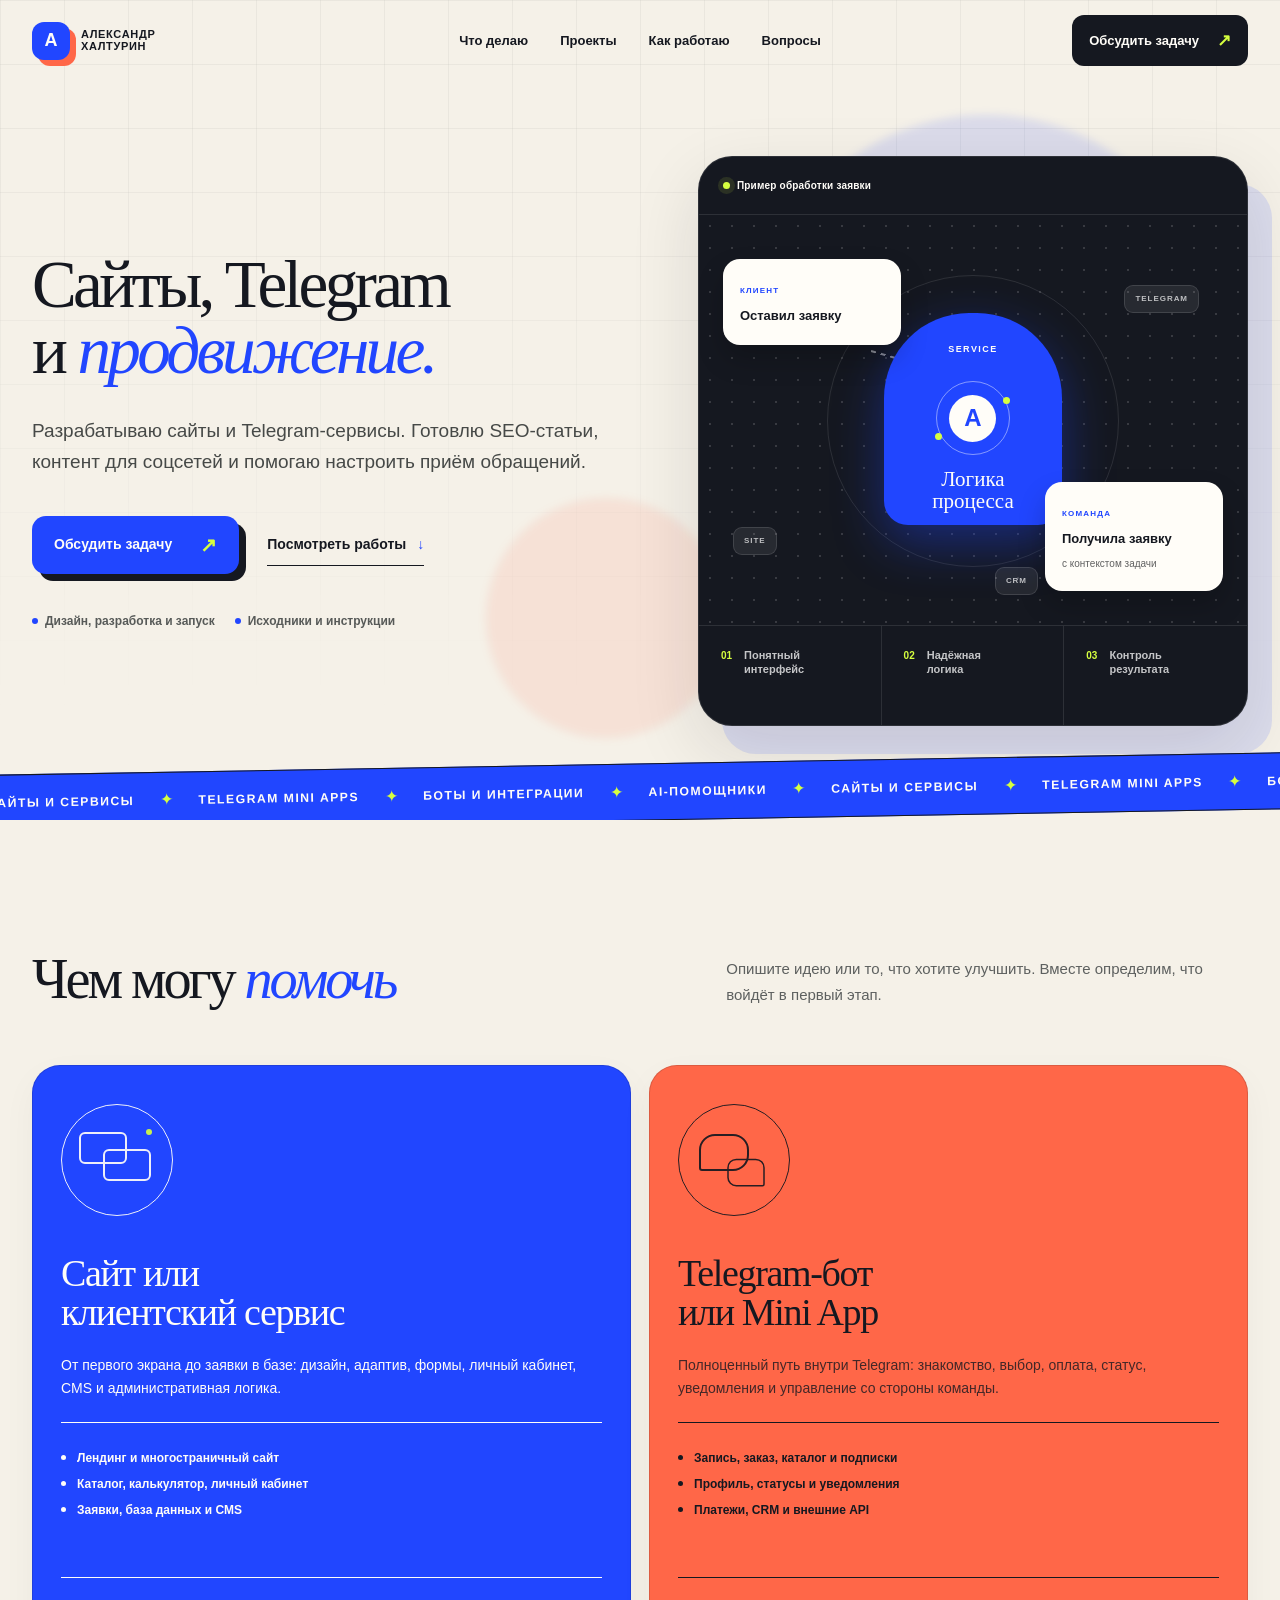
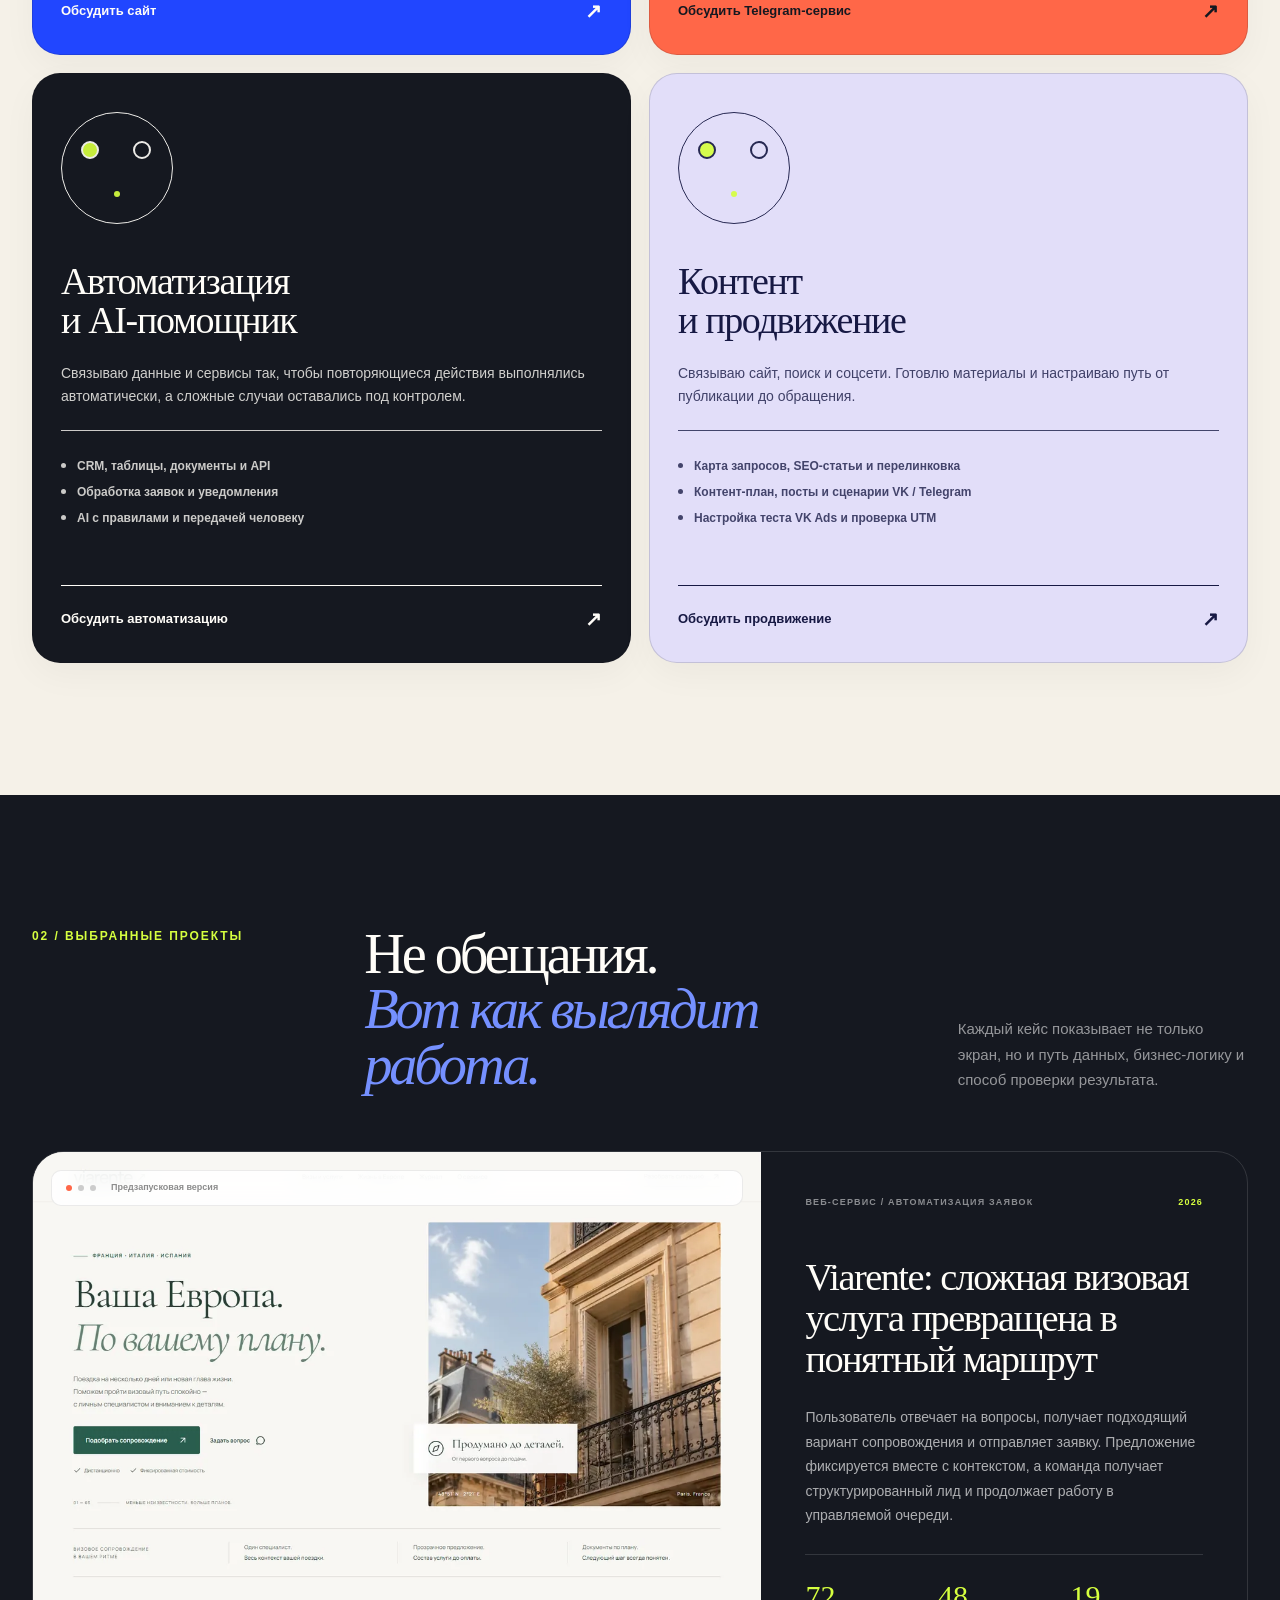
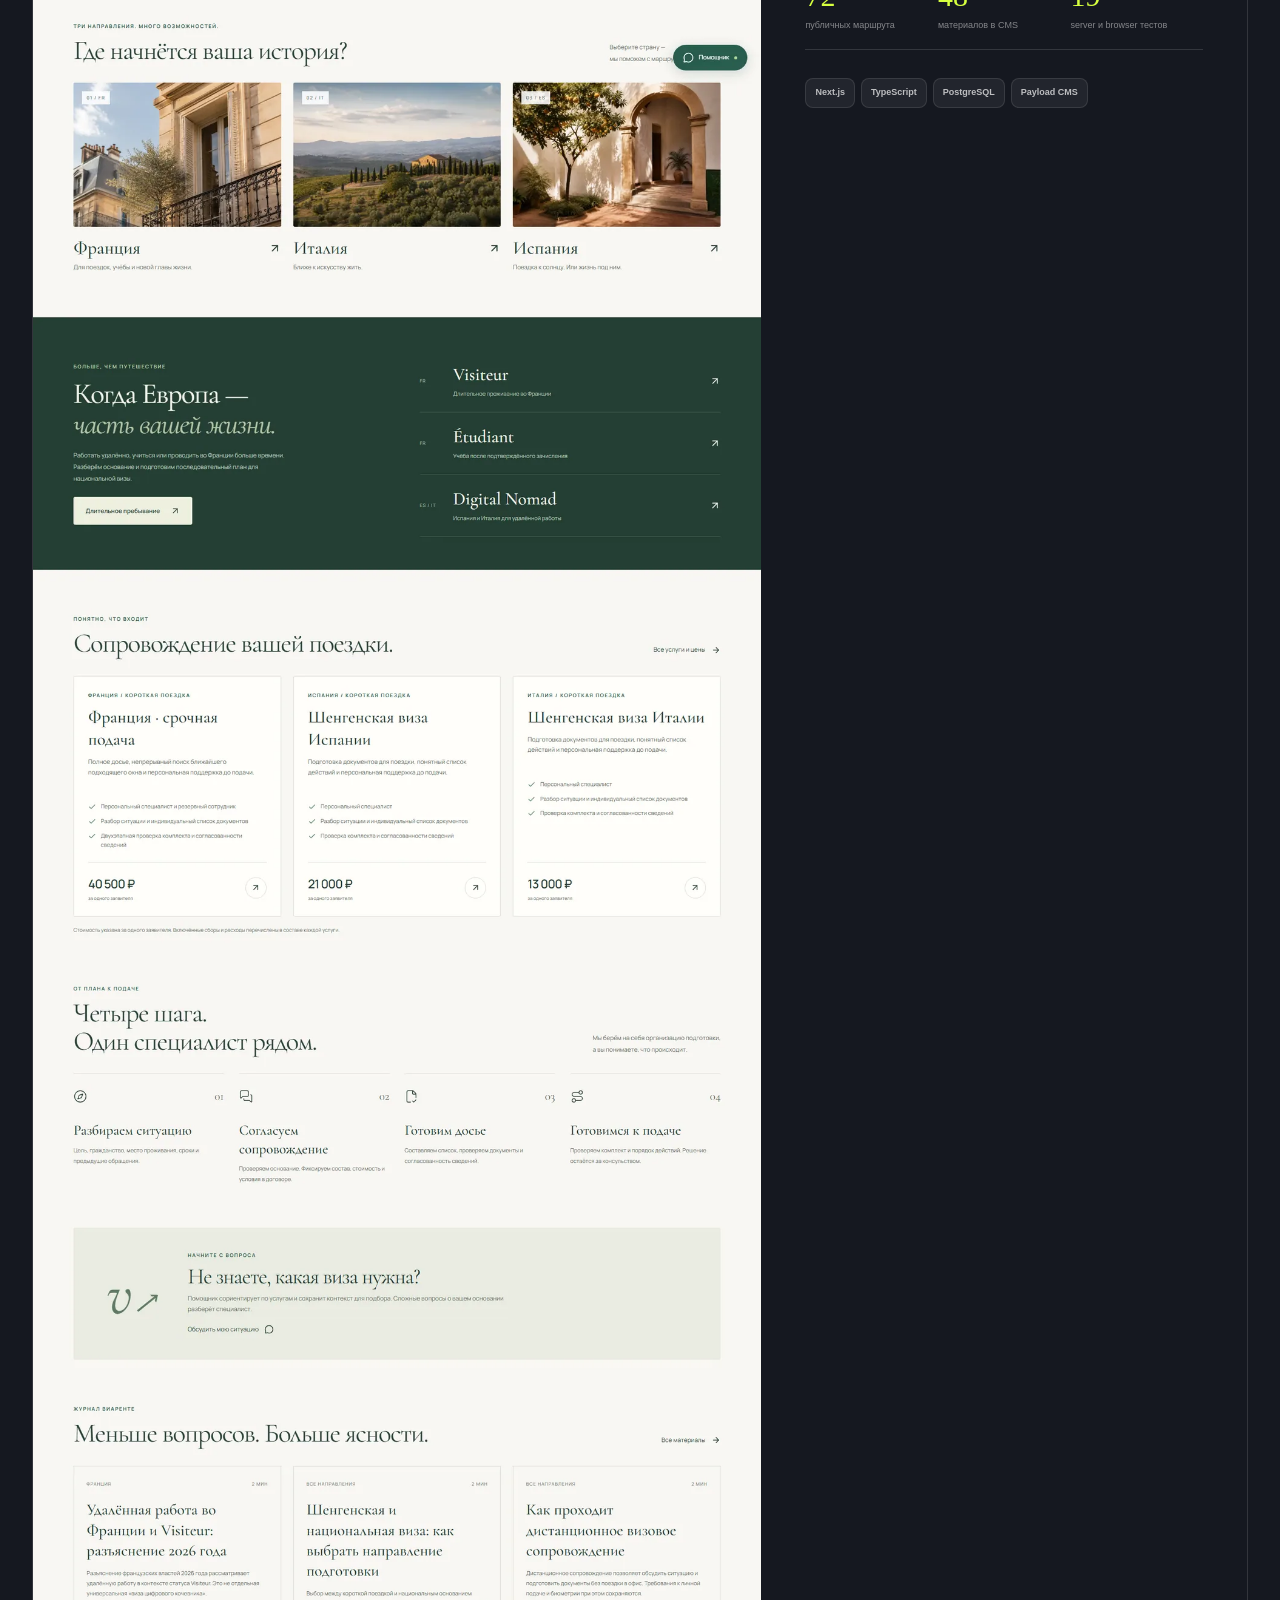
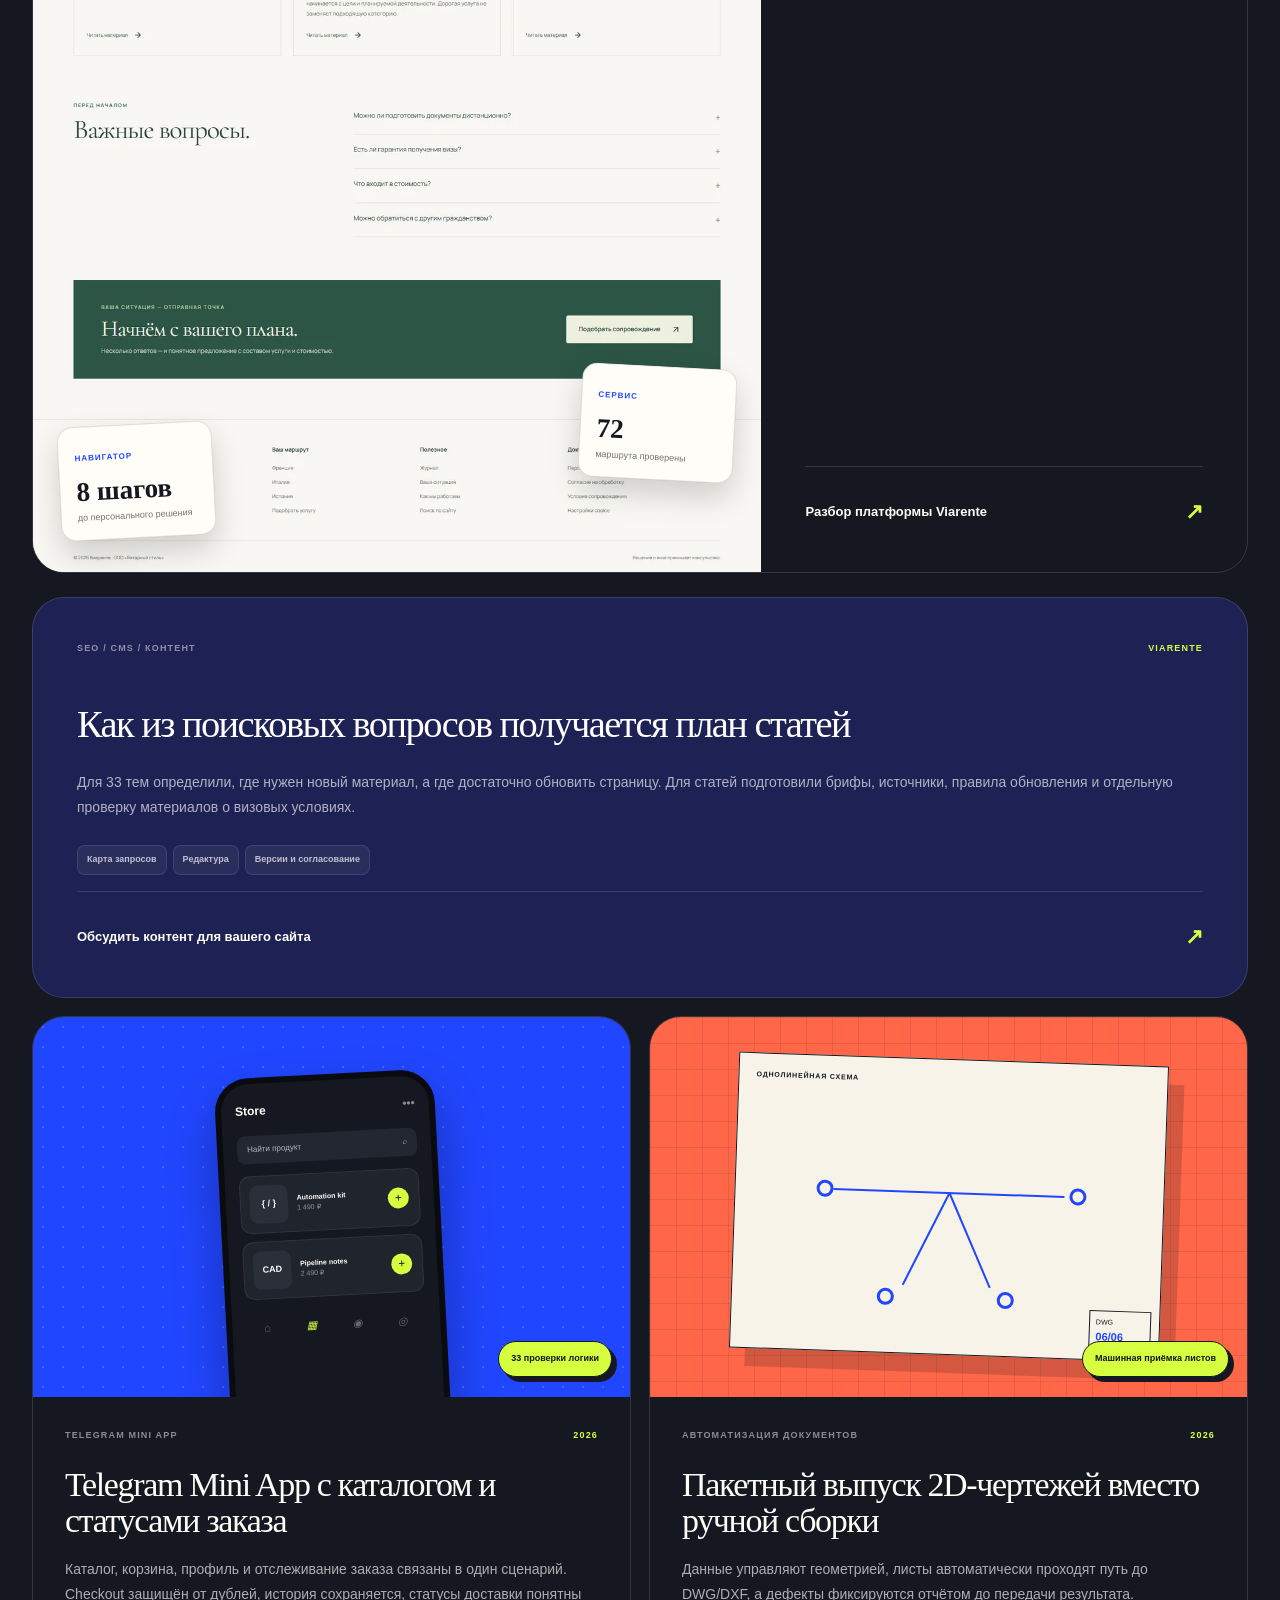
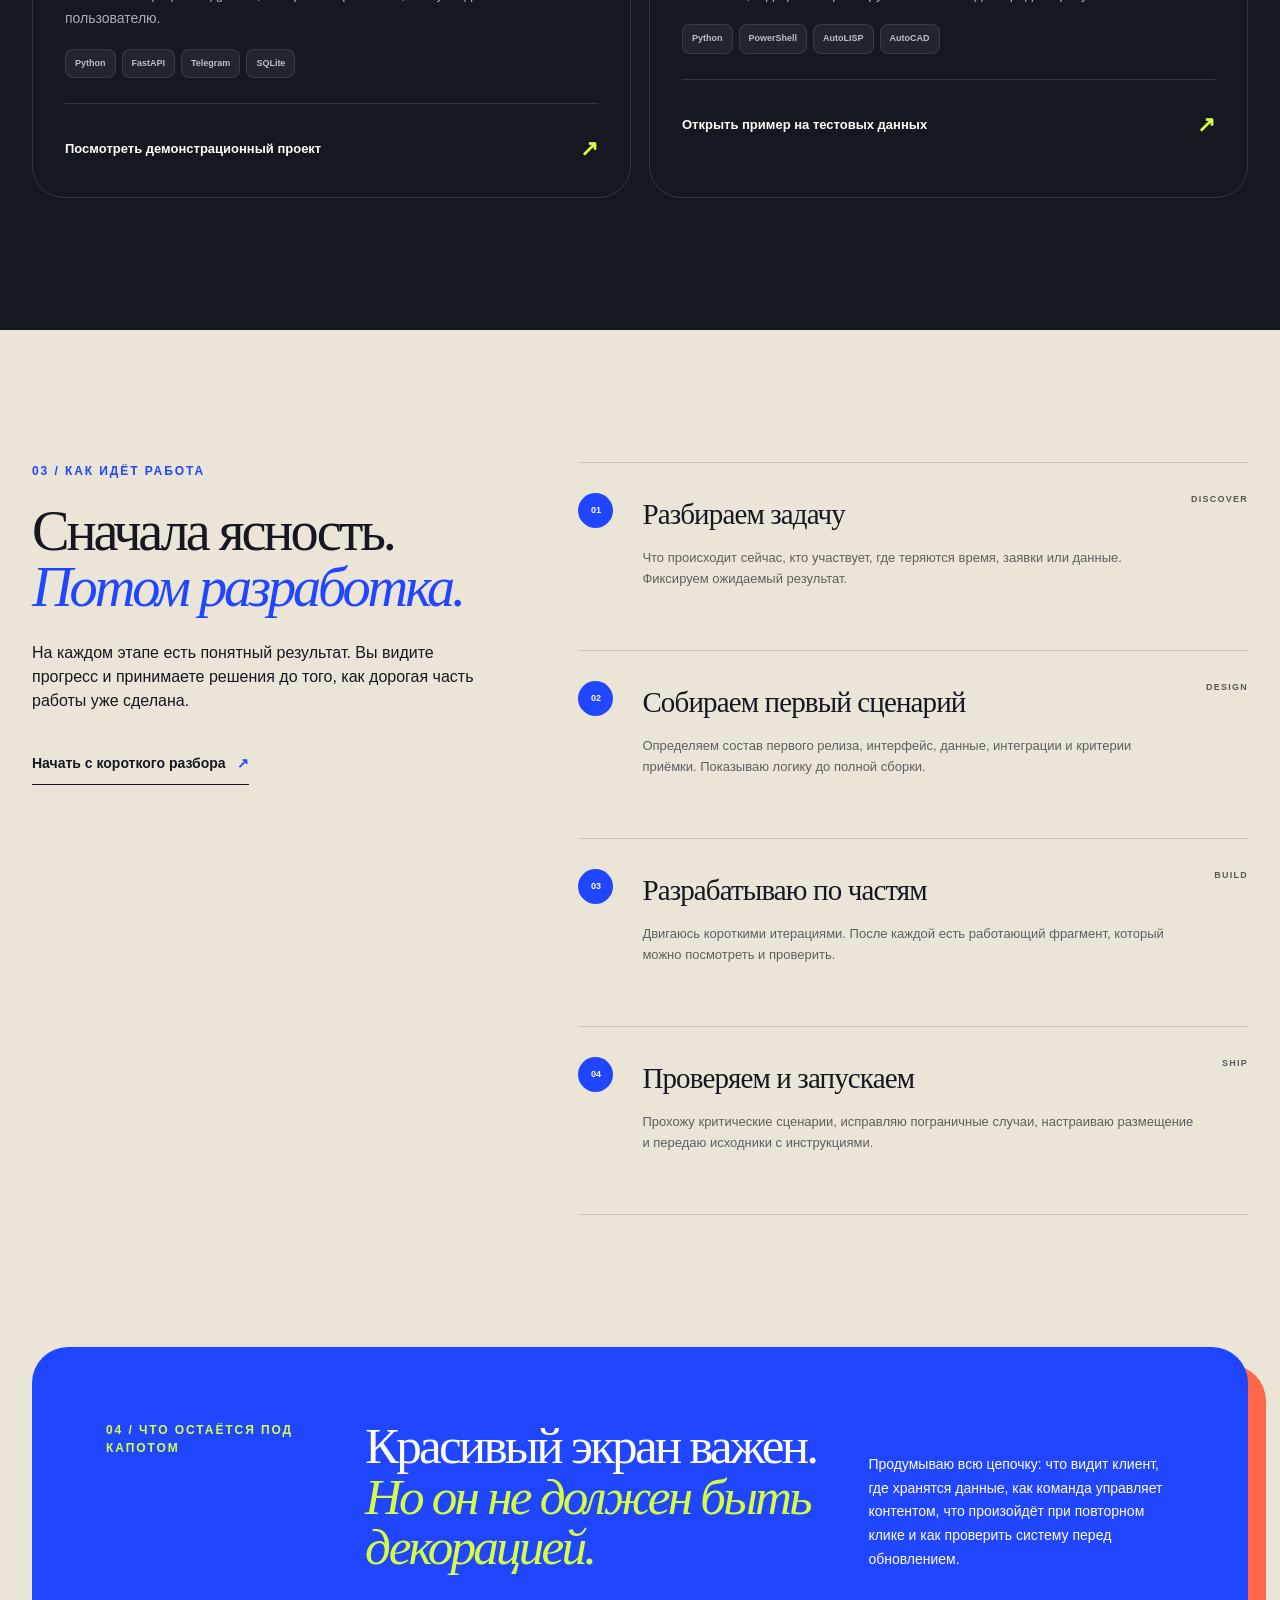
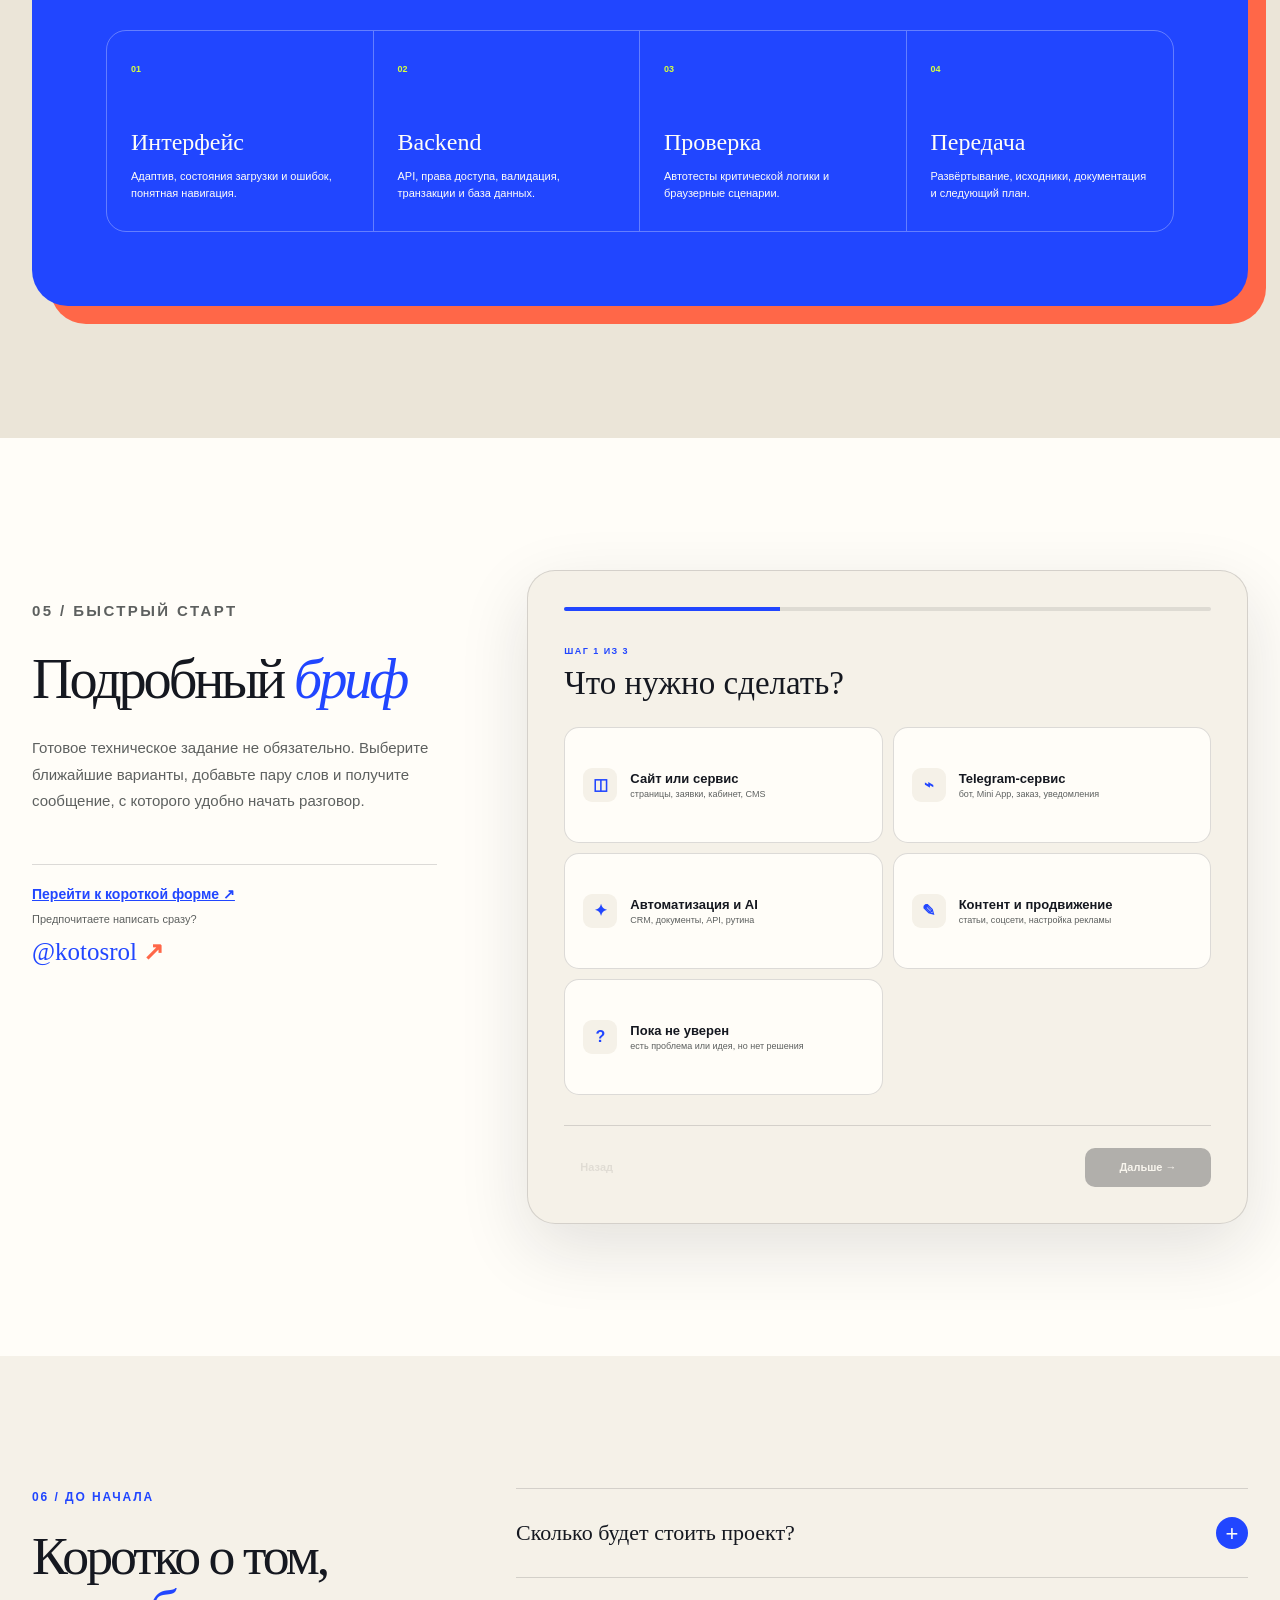
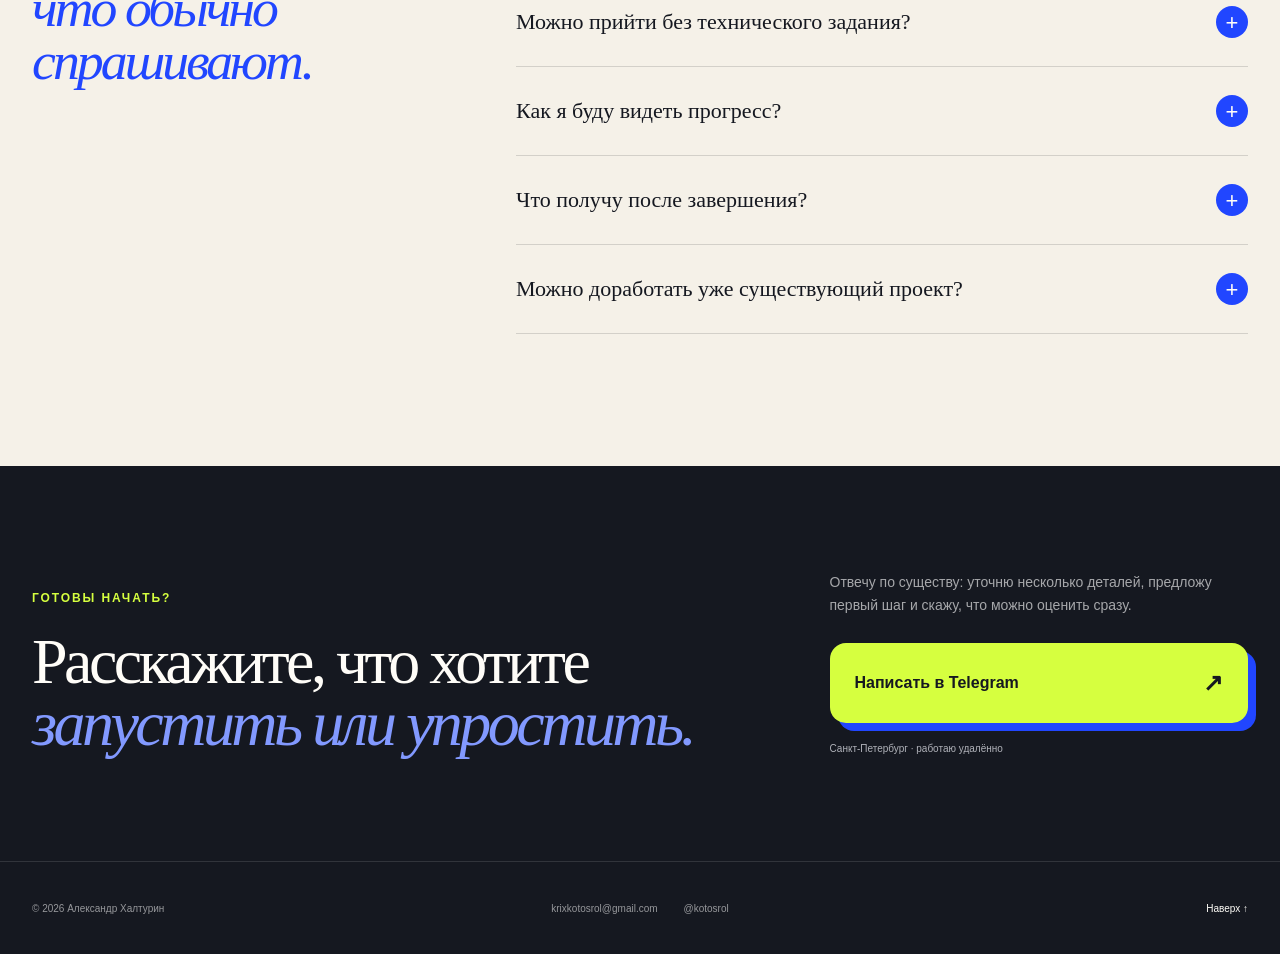
<file: index.html>
<!doctype html>
<html lang="ru">
<head>
  <meta charset="utf-8">
  <meta name="viewport" content="width=device-width, initial-scale=1">
  <meta name="theme-color" content="#f5f1e8">
  <meta name="description" content="Сайты, Telegram-сервисы, автоматизация и продвижение для бизнеса. Примеры работ и короткий бриф.">
  <title>Александр Халтурин — сайты, Telegram, SEO и SMM</title>
  <link rel="canonical" href="https://kotosrol.github.io/client-portfolio/">
  <meta property="og:type" content="website">
  <meta property="og:title" content="Александр Халтурин — сайты, Telegram, SEO и SMM">
  <meta property="og:description" content="Разработка, контент и продвижение для бизнеса. Работы и короткий бриф.">
  <meta property="og:url" content="https://kotosrol.github.io/client-portfolio/">
  <meta property="og:image" content="https://kotosrol.github.io/client-portfolio/assets/viarente-home.webp">
  <link rel="icon" href="assets/favicon.svg" type="image/svg+xml">
  <link rel="stylesheet" href="styles.css?v=3">
  <script src="app.js?v=3" defer></script>
</head>
<body>
  <a class="skip-link" href="#main">Перейти к содержанию</a>

  <header class="site-header" data-header>
    <a class="brand" href="#top" aria-label="На главную">
      <span class="brand-mark">A</span>
      <span>Александр<br>Халтурин</span>
    </a>
    <nav class="desktop-nav" aria-label="Основная навигация">
      <a href="#services">Что делаю</a>
      <a href="#work">Проекты</a>
      <a href="#process">Как работаю</a>
      <a href="#faq">Вопросы</a>
    </nav>
    <a class="header-cta" href="services/#order">Обсудить задачу <span aria-hidden="true">↗</span></a>
    <button class="menu-toggle" type="button" aria-label="Открыть меню" aria-expanded="false" aria-controls="mobile-nav" data-menu-toggle>
      <span></span><span></span>
    </button>
    <nav class="mobile-nav" id="mobile-nav" aria-label="Мобильная навигация" data-mobile-nav inert>
      <a href="#services">Что делаю</a>
      <a href="#work">Проекты</a>
      <a href="#process">Как работаю</a>
      <a href="#faq">Вопросы</a>
      <a href="services/#order">Обсудить задачу</a>
    </nav>
  </header>

  <main id="main" tabindex="-1">
    <section class="hero" id="top">
      <div class="hero-grid" aria-hidden="true"></div>
      <div class="hero-orb hero-orb-one" aria-hidden="true"></div>
      <div class="hero-orb hero-orb-two" aria-hidden="true"></div>
      <div class="shell hero-layout">
        <div class="hero-copy reveal">
          <h1>Сайты, Telegram<br>и <em>продвижение.</em></h1>
          <p class="hero-lead">Разрабатываю сайты и Telegram-сервисы. Готовлю SEO-статьи, контент для соцсетей и помогаю настроить приём обращений.</p>
          <div class="hero-actions">
            <a class="button button-primary" href="services/#order">Обсудить задачу <span aria-hidden="true">↗</span></a>
            <a class="text-link" href="#work">Посмотреть работы <span aria-hidden="true">↓</span></a>
          </div>
          <ul class="hero-points" aria-label="Основные преимущества">
            <li><i></i> Дизайн, разработка и запуск</li>
            <li><i></i> Исходники и инструкции</li>
          </ul>
        </div>

        <div class="hero-stage reveal" style="--delay:120ms" aria-label="Схема работы цифрового сервиса">
          <div class="stage-topline"><b><i></i> Пример обработки заявки</b></div>
          <div class="stage-canvas">
            <div class="stage-card stage-user">
              <small>КЛИЕНТ</small>
              <strong>Оставил заявку</strong>
            </div>
            <div class="stage-path path-one"><i></i></div>
            <div class="stage-core">
              <span class="core-label">SERVICE</span>
              <div class="core-ring"><div>A</div></div>
              <strong>Логика<br>процесса</strong>
            </div>
            <div class="stage-path path-two"><i></i></div>
            <div class="stage-card stage-result">
              <small>КОМАНДА</small>
              <strong>Получила заявку</strong>
              <span>с контекстом задачи</span>
            </div>
            <div class="stage-chip chip-site">SITE</div>
            <div class="stage-chip chip-telegram">TELEGRAM</div>
            <div class="stage-chip chip-crm">CRM</div>
          </div>
          <div class="stage-footer">
            <div><span>01</span><p>Понятный<br>интерфейс</p></div>
            <div><span>02</span><p>Надёжная<br>логика</p></div>
            <div><span>03</span><p>Контроль<br>результата</p></div>
          </div>
        </div>
      </div>
      <div class="hero-marquee" aria-label="Направления работы">
        <div>
          <span>САЙТЫ И СЕРВИСЫ</span><i>✦</i><span>TELEGRAM MINI APPS</span><i>✦</i><span>БОТЫ И ИНТЕГРАЦИИ</span><i>✦</i><span>AI-ПОМОЩНИКИ</span><i>✦</i>
          <span aria-hidden="true">САЙТЫ И СЕРВИСЫ</span><i aria-hidden="true">✦</i><span aria-hidden="true">TELEGRAM MINI APPS</span><i aria-hidden="true">✦</i><span aria-hidden="true">БОТЫ И ИНТЕГРАЦИИ</span><i aria-hidden="true">✦</i><span aria-hidden="true">AI-ПОМОЩНИКИ</span><i aria-hidden="true">✦</i>
        </div>
      </div>
    </section>

    <section class="services section" id="services" aria-labelledby="services-title">
      <div class="shell">
        <header class="section-head reveal">
          <h2 id="services-title">Чем могу <em>помочь</em></h2>
          <p>Опишите идею или то, что хотите улучшить. Вместе определим, что войдёт в первый этап.</p>
        </header>

        <div class="service-grid">
          <article class="service-card service-blue reveal">
            <div class="service-icon" aria-hidden="true"><span></span><span></span><span></span></div>
            <h3>Сайт или<br>клиентский сервис</h3>
            <p>От первого экрана до заявки в базе: дизайн, адаптив, формы, личный кабинет, CMS и административная логика.</p>
            <ul>
              <li>Лендинг и многостраничный сайт</li>
              <li>Каталог, калькулятор, личный кабинет</li>
              <li>Заявки, база данных и CMS</li>
            </ul>
            <a href="services/?service=site#order">Обсудить сайт <span aria-hidden="true">↗</span></a>
          </article>

          <article class="service-card service-coral reveal" style="--delay:90ms">
            <div class="service-icon service-icon-chat" aria-hidden="true"><span></span><span></span></div>
            <h3>Telegram-бот<br>или Mini App</h3>
            <p>Полноценный путь внутри Telegram: знакомство, выбор, оплата, статус, уведомления и управление со стороны команды.</p>
            <ul>
              <li>Запись, заказ, каталог и подписки</li>
              <li>Профиль, статусы и уведомления</li>
              <li>Платежи, CRM и внешние API</li>
            </ul>
            <a href="services/?service=automation#order">Обсудить Telegram-сервис <span aria-hidden="true">↗</span></a>
          </article>

          <article class="service-card service-dark reveal" style="--delay:180ms">
            <div class="service-icon service-icon-flow" aria-hidden="true"><span></span><span></span><span></span></div>
            <h3>Автоматизация<br>и AI-помощник</h3>
            <p>Связываю данные и сервисы так, чтобы повторяющиеся действия выполнялись автоматически, а сложные случаи оставались под контролем.</p>
            <ul>
              <li>CRM, таблицы, документы и API</li>
              <li>Обработка заявок и уведомления</li>
              <li>AI с правилами и передачей человеку</li>
            </ul>
            <a href="services/?service=automation#order">Обсудить автоматизацию <span aria-hidden="true">↗</span></a>
          </article>
          <article class="service-card service-content reveal">
            <div class="service-icon service-icon-flow" aria-hidden="true"><span></span><span></span><span></span></div>
            <h3>Контент<br>и продвижение</h3>
            <p>Связываю сайт, поиск и соцсети. Готовлю материалы и настраиваю путь от публикации до обращения.</p>
            <ul>
              <li>Карта запросов, SEO-статьи и перелинковка</li>
              <li>Контент-план, посты и сценарии VK / Telegram</li>
              <li>Настройка теста VK Ads и проверка UTM</li>
            </ul>
            <a href="services/?service=content#order">Обсудить продвижение <span aria-hidden="true">↗</span></a>
          </article>
        </div>
      </div>
    </section>

    <section class="work section" id="work" aria-labelledby="work-title">
      <div class="shell">
        <header class="section-head section-head-light reveal">
          <p class="section-kicker">02 / ВЫБРАННЫЕ ПРОЕКТЫ</p>
          <h2 id="work-title">Не обещания.<br><em>Вот как выглядит работа.</em></h2>
          <p>Каждый кейс показывает не только экран, но и путь данных, бизнес-логику и способ проверки результата.</p>
        </header>

        <article class="case case-featured reveal">
          <div class="case-visual viarente-visual">
            <img src="assets/viarente-home.webp" width="1600" height="1000" alt="Главная страница визовой платформы Viarente" loading="lazy">
            <div class="case-browser"><i></i><i></i><i></i><span>Предзапусковая версия</span></div>
            <div class="case-float float-one"><small>НАВИГАТОР</small><strong>8 шагов</strong><span>до персонального решения</span></div>
            <div class="case-float float-two"><small>СЕРВИС</small><strong>72</strong><span>маршрута проверены</span></div>
          </div>
          <div class="case-copy">
            <div class="case-meta"><span>Веб-сервис / автоматизация заявок</span><b>2026</b></div>
            <h3>Viarente: сложная визовая услуга превращена в понятный маршрут</h3>
            <p>Пользователь отвечает на вопросы, получает подходящий вариант сопровождения и отправляет заявку. Предложение фиксируется вместе с контекстом, а команда получает структурированный лид и продолжает работу в управляемой очереди.</p>
            <dl class="case-stats">
              <div><dt>72</dt><dd>публичных маршрута</dd></div>
              <div><dt>48</dt><dd>материалов в CMS</dd></div>
              <div><dt>19</dt><dd>server и browser тестов</dd></div>
            </dl>
            <div class="case-tags"><span>Next.js</span><span>TypeScript</span><span>PostgreSQL</span><span>Payload CMS</span></div>
            <a class="case-link" href="https://kotosrol.github.io/alex-portfolio-site/projects/viarente-visa-platform.html">Разбор платформы Viarente <span>↗</span></a>
          </div>
        </article>

        <article class="case case-editorial reveal">
          <div class="case-copy">
            <div class="case-meta"><span>SEO / CMS / контент</span><b>Viarente</b></div>
            <h3>Как из поисковых вопросов получается план статей</h3>
            <p>Для 33 тем определили, где нужен новый материал, а где достаточно обновить страницу. Для статей подготовили брифы, источники, правила обновления и отдельную проверку материалов о визовых условиях.</p>
            <div class="case-tags"><span>Карта запросов</span><span>Редактура</span><span>Версии и согласование</span></div>
            <a class="case-link" href="services/?service=content#order">Обсудить контент для вашего сайта <span>↗</span></a>
          </div>
        </article>

        <div class="case-pair">
          <article class="case case-small reveal">
            <div class="case-product telegram-product" aria-hidden="true">
              <div class="phone-shell">
                <div class="phone-head"><b>Store</b><span>•••</span></div>
                <div class="phone-search">Найти продукт <i>⌕</i></div>
                <div class="phone-card"><div>{ / }</div><p><strong>Automation kit</strong><span>1 490 ₽</span></p><span class="phone-add">+</span></div>
                <div class="phone-card"><div>CAD</div><p><strong>Pipeline notes</strong><span>2 490 ₽</span></p><span class="phone-add">+</span></div>
                <div class="phone-nav"><i>⌂</i><i>▦</i><i>◉</i><i>◎</i></div>
              </div>
              <span class="product-pill">33 проверки логики</span>
            </div>
            <div class="case-copy">
              <div class="case-meta"><span>Telegram Mini App</span><b>2026</b></div>
              <h3>Telegram Mini App с каталогом и статусами заказа</h3>
              <p>Каталог, корзина, профиль и отслеживание заказа связаны в один сценарий. Checkout защищён от дублей, история сохраняется, статусы доставки понятны пользователю.</p>
              <div class="case-tags"><span>Python</span><span>FastAPI</span><span>Telegram</span><span>SQLite</span></div>
              <a class="case-link" href="https://github.com/kotosrol/telegram-store-reconstruction">Посмотреть демонстрационный проект <span>↗</span></a>
            </div>
          </article>

          <article class="case case-small reveal" style="--delay:90ms">
            <div class="case-product cad-product" aria-hidden="true">
              <div class="cad-sheet">
                <span class="cad-title">ОДНОЛИНЕЙНАЯ СХЕМА</span>
                <div class="cad-line line-a"></div><div class="cad-line line-b"></div><div class="cad-line line-c"></div>
                <i class="cad-node node-a"></i><i class="cad-node node-b"></i><i class="cad-node node-c"></i><i class="cad-node node-d"></i>
                <div class="cad-stamp">DWG<br><b>06/06</b></div>
              </div>
              <span class="product-pill">Машинная приёмка листов</span>
            </div>
            <div class="case-copy">
              <div class="case-meta"><span>Автоматизация документов</span><b>2026</b></div>
              <h3>Пакетный выпуск 2D-чертежей вместо ручной сборки</h3>
              <p>Данные управляют геометрией, листы автоматически проходят путь до DWG/DXF, а дефекты фиксируются отчётом до передачи результата.</p>
              <div class="case-tags"><span>Python</span><span>PowerShell</span><span>AutoLISP</span><span>AutoCAD</span></div>
              <a class="case-link" href="https://github.com/kotosrol/cad-automation-demo">Открыть пример на тестовых данных <span>↗</span></a>
            </div>
          </article>
        </div>
      </div>
    </section>

    <section class="process section" id="process" aria-labelledby="process-title">
      <div class="shell process-layout">
        <header class="section-head reveal">
          <p class="section-kicker">03 / КАК ИДЁТ РАБОТА</p>
          <h2 id="process-title">Сначала ясность.<br><em>Потом разработка.</em></h2>
          <p>На каждом этапе есть понятный результат. Вы видите прогресс и принимаете решения до того, как дорогая часть работы уже сделана.</p>
          <a class="text-link text-link-dark" href="#brief">Начать с короткого разбора <span>↗</span></a>
        </header>
        <ol class="process-list">
          <li class="reveal"><span>01</span><div><h3>Разбираем задачу</h3><p>Что происходит сейчас, кто участвует, где теряются время, заявки или данные. Фиксируем ожидаемый результат.</p></div><b>DISCOVER</b></li>
          <li class="reveal"><span>02</span><div><h3>Собираем первый сценарий</h3><p>Определяем состав первого релиза, интерфейс, данные, интеграции и критерии приёмки. Показываю логику до полной сборки.</p></div><b>DESIGN</b></li>
          <li class="reveal"><span>03</span><div><h3>Разрабатываю по частям</h3><p>Двигаюсь короткими итерациями. После каждой есть работающий фрагмент, который можно посмотреть и проверить.</p></div><b>BUILD</b></li>
          <li class="reveal"><span>04</span><div><h3>Проверяем и запускаем</h3><p>Прохожу критические сценарии, исправляю пограничные случаи, настраиваю размещение и передаю исходники с инструкциями.</p></div><b>SHIP</b></li>
        </ol>
      </div>
    </section>

    <section class="quality section" aria-labelledby="quality-title">
      <div class="shell">
        <div class="quality-panel reveal">
          <div class="quality-copy">
            <p class="section-kicker">04 / ЧТО ОСТАЁТСЯ ПОД КАПОТОМ</p>
            <h2 id="quality-title">Красивый экран важен.<br><em>Но он не должен быть декорацией.</em></h2>
            <p>Продумываю всю цепочку: что видит клиент, где хранятся данные, как команда управляет контентом, что произойдёт при повторном клике и как проверить систему перед обновлением.</p>
          </div>
          <div class="quality-grid">
            <article><span>01</span><h3>Интерфейс</h3><p>Адаптив, состояния загрузки и ошибок, понятная навигация.</p></article>
            <article><span>02</span><h3>Backend</h3><p>API, права доступа, валидация, транзакции и база данных.</p></article>
            <article><span>03</span><h3>Проверка</h3><p>Автотесты критической логики и браузерные сценарии.</p></article>
            <article><span>04</span><h3>Передача</h3><p>Развёртывание, исходники, документация и следующий план.</p></article>
          </div>
        </div>
      </div>
    </section>

    <section class="brief section" id="brief" aria-labelledby="brief-title">
      <div class="shell brief-layout">
        <div class="brief-intro reveal">
          <p class="section-kicker">05 / БЫСТРЫЙ СТАРТ</p>
          <h2 id="brief-title">Подробный <em>бриф</em></h2>
          <p>Готовое техническое задание не обязательно. Выберите ближайшие варианты, добавьте пару слов и получите сообщение, с которого удобно начать разговор.</p>
          <div class="brief-contact">
            <a class="brief-shortcut" href="services/#order">Перейти к короткой форме ↗</a>
            <span>Предпочитаете написать сразу?</span>
            <a href="https://t.me/kotosrol" target="_blank" rel="noopener noreferrer">@kotosrol <b>↗</b></a>
          </div>
        </div>

        <form class="brief-card reveal" style="--delay:100ms" data-brief-form>
          <div class="brief-progress" aria-hidden="true"><span data-progress></span></div>
          <fieldset class="brief-step is-active" data-step="1">
            <legend><small>ШАГ 1 ИЗ 3</small>Что нужно сделать?</legend>
            <div class="choice-grid">
              <label><input type="radio" name="service" value="Сайт или клиентский сервис" data-service="site"><span><i>◫</i><b>Сайт или сервис</b><small>страницы, заявки, кабинет, CMS</small></span></label>
              <label><input type="radio" name="service" value="Telegram-бот или Mini App" data-service="telegram"><span><i>⌁</i><b>Telegram-сервис</b><small>бот, Mini App, заказ, уведомления</small></span></label>
              <label><input type="radio" name="service" value="Автоматизация или AI-помощник" data-service="automation"><span><i>✦</i><b>Автоматизация и AI</b><small>CRM, документы, API, рутина</small></span></label>
              <label><input type="radio" name="service" value="Контент, SEO или SMM" data-service="content"><span><i>✎</i><b>Контент и продвижение</b><small>статьи, соцсети, настройка рекламы</small></span></label>
              <label><input type="radio" name="service" value="Пока нужно вместе определить решение"><span><i>?</i><b>Пока не уверен</b><small>есть проблема или идея, но нет решения</small></span></label>
            </div>
          </fieldset>

          <fieldset class="brief-step" data-step="2" hidden>
            <legend><small>ШАГ 2 ИЗ 3</small>На каком вы этапе?</legend>
            <div class="choice-grid choice-grid-compact">
              <label><input type="radio" name="stage" value="Есть только идея"><span><b>Есть идея</b><small>нужно продумать с нуля</small></span></label>
              <label><input type="radio" name="stage" value="Есть описание или прототип"><span><b>Есть описание</b><small>нужно оценить и собрать</small></span></label>
              <label><input type="radio" name="stage" value="Есть работающий проект"><span><b>Проект работает</b><small>нужно развить или исправить</small></span></label>
              <label><input type="radio" name="stage" value="Нужно заменить ручной процесс"><span><b>Всё делаем вручную</b><small>нужно найти место для автоматизации</small></span></label>
            </div>
          </fieldset>

          <fieldset class="brief-step" data-step="3" hidden>
            <legend><small>ШАГ 3 ИЗ 3</small>Что важнее всего?</legend>
            <div class="choice-grid choice-grid-compact">
              <label><input type="radio" name="priority" value="Быстро запустить первый результат"><span><b>Быстрый запуск</b><small>сначала самое важное</small></span></label>
              <label><input type="radio" name="priority" value="Продумать полноценный сервис"><span><b>Цельный продукт</b><small>сразу собрать основной контур</small></span></label>
              <label><input type="radio" name="priority" value="Разобраться в вариантах и стоимости"><span><b>Нужна оценка</b><small>сравнить варианты реализации</small></span></label>
              <label><input type="radio" name="priority" value="Надёжно развить существующее решение"><span><b>Развить без поломок</b><small>сохранить работающее и улучшить</small></span></label>
            </div>
            <label class="brief-note"><span>Пара слов о задаче <small>(необязательно)</small></span><textarea name="details" rows="3" maxlength="500" placeholder="Например: хотим принимать заявки на подбор услуги и передавать их менеджеру с ответами клиента"></textarea></label>
          </fieldset>

          <div class="brief-result" data-result hidden>
            <small>СООБЩЕНИЕ ГОТОВО</small>
            <h3>Можно переходить в Telegram</h3>
            <p data-summary></p>
            <a class="button button-primary" href="https://t.me/kotosrol" target="_blank" rel="noopener noreferrer" data-telegram-link>Открыть черновик в Telegram <span>↗</span></a>
            <button class="brief-reset" type="button" data-copy>Скопировать сообщение</button>
            <span class="brief-copy-status" role="status" data-copy-status></span>
            <button class="brief-reset" type="button" data-reset>Изменить ответы</button>
          </div>

          <div class="brief-controls" data-controls>
            <button class="brief-back" type="button" data-back disabled>Назад</button>
            <button class="brief-next" type="button" data-next disabled>Дальше <span>→</span></button>
          </div>
        </form>
      </div>
    </section>

    <section class="faq section" id="faq" aria-labelledby="faq-title">
      <div class="shell faq-layout">
        <header class="section-head reveal">
          <p class="section-kicker">06 / ДО НАЧАЛА</p>
          <h2 id="faq-title">Коротко о том,<br><em>что обычно спрашивают.</em></h2>
        </header>
        <div class="faq-list">
          <details class="reveal"><summary>Сколько будет стоить проект?<span>+</span></summary><p>После короткого разбора я предложу состав первого релиза, этапы и оценку. Цена зависит не от количества экранов, а от логики, интеграций и требований к запуску. Если задача большая, её можно разделить на самостоятельные части.</p></details>
          <details class="reveal"><summary>Можно прийти без технического задания?<span>+</span></summary><p>Да. Достаточно описать, что сейчас происходит вручную, кто пользуется процессом и какого результата вы хотите. Я помогу превратить это в сценарии и понятный состав работ.</p></details>
          <details class="reveal"><summary>Как я буду видеть прогресс?<span>+</span></summary><p>Работа делится на короткие этапы с демонстрацией результата. Вы проверяете не отчёт о разработке, а работающие сценарии и принимаете решения до следующего этапа.</p></details>
          <details class="reveal"><summary>Что получу после завершения?<span>+</span></summary><p>Работающий проект, исходный код, настройки запуска и понятную инструкцию по управлению. Отдельно фиксируем, что требует поддержки и как безопасно развивать систему дальше.</p></details>
          <details class="reveal"><summary>Можно доработать уже существующий проект?<span>+</span></summary><p>Да. Сначала я разберу текущий код и поведение системы, отмечу риски и предложу границы безопасного изменения. После этого можно исправлять отдельную проблему или развивать продукт по этапам.</p></details>
        </div>
      </div>
    </section>

    <section class="final-cta" aria-labelledby="contact-title">
      <div class="cta-noise" aria-hidden="true"></div>
      <div class="shell final-layout">
        <div class="reveal">
          <p class="section-kicker">ГОТОВЫ НАЧАТЬ?</p>
          <h2 id="contact-title">Расскажите, что хотите<br><em>запустить или упростить.</em></h2>
        </div>
        <div class="final-action reveal" style="--delay:100ms">
          <p>Отвечу по существу: уточню несколько деталей, предложу первый шаг и скажу, что можно оценить сразу.</p>
          <a href="https://t.me/kotosrol" target="_blank" rel="noopener noreferrer"><span>Написать в Telegram</span><i>↗</i></a>
          <small>Санкт-Петербург · работаю удалённо</small>
        </div>
      </div>
    </section>
  </main>

  <footer class="site-footer">
    <div class="shell">
      <p>© <span data-year>2026</span> Александр Халтурин</p>
      <div><a href="mailto:krixkotosrol@gmail.com">krixkotosrol@gmail.com</a><a href="https://t.me/kotosrol" target="_blank" rel="noopener noreferrer">@kotosrol</a></div>
      <a href="#top">Наверх ↑</a>
    </div>
  </footer>
</body>
</html>
</file>
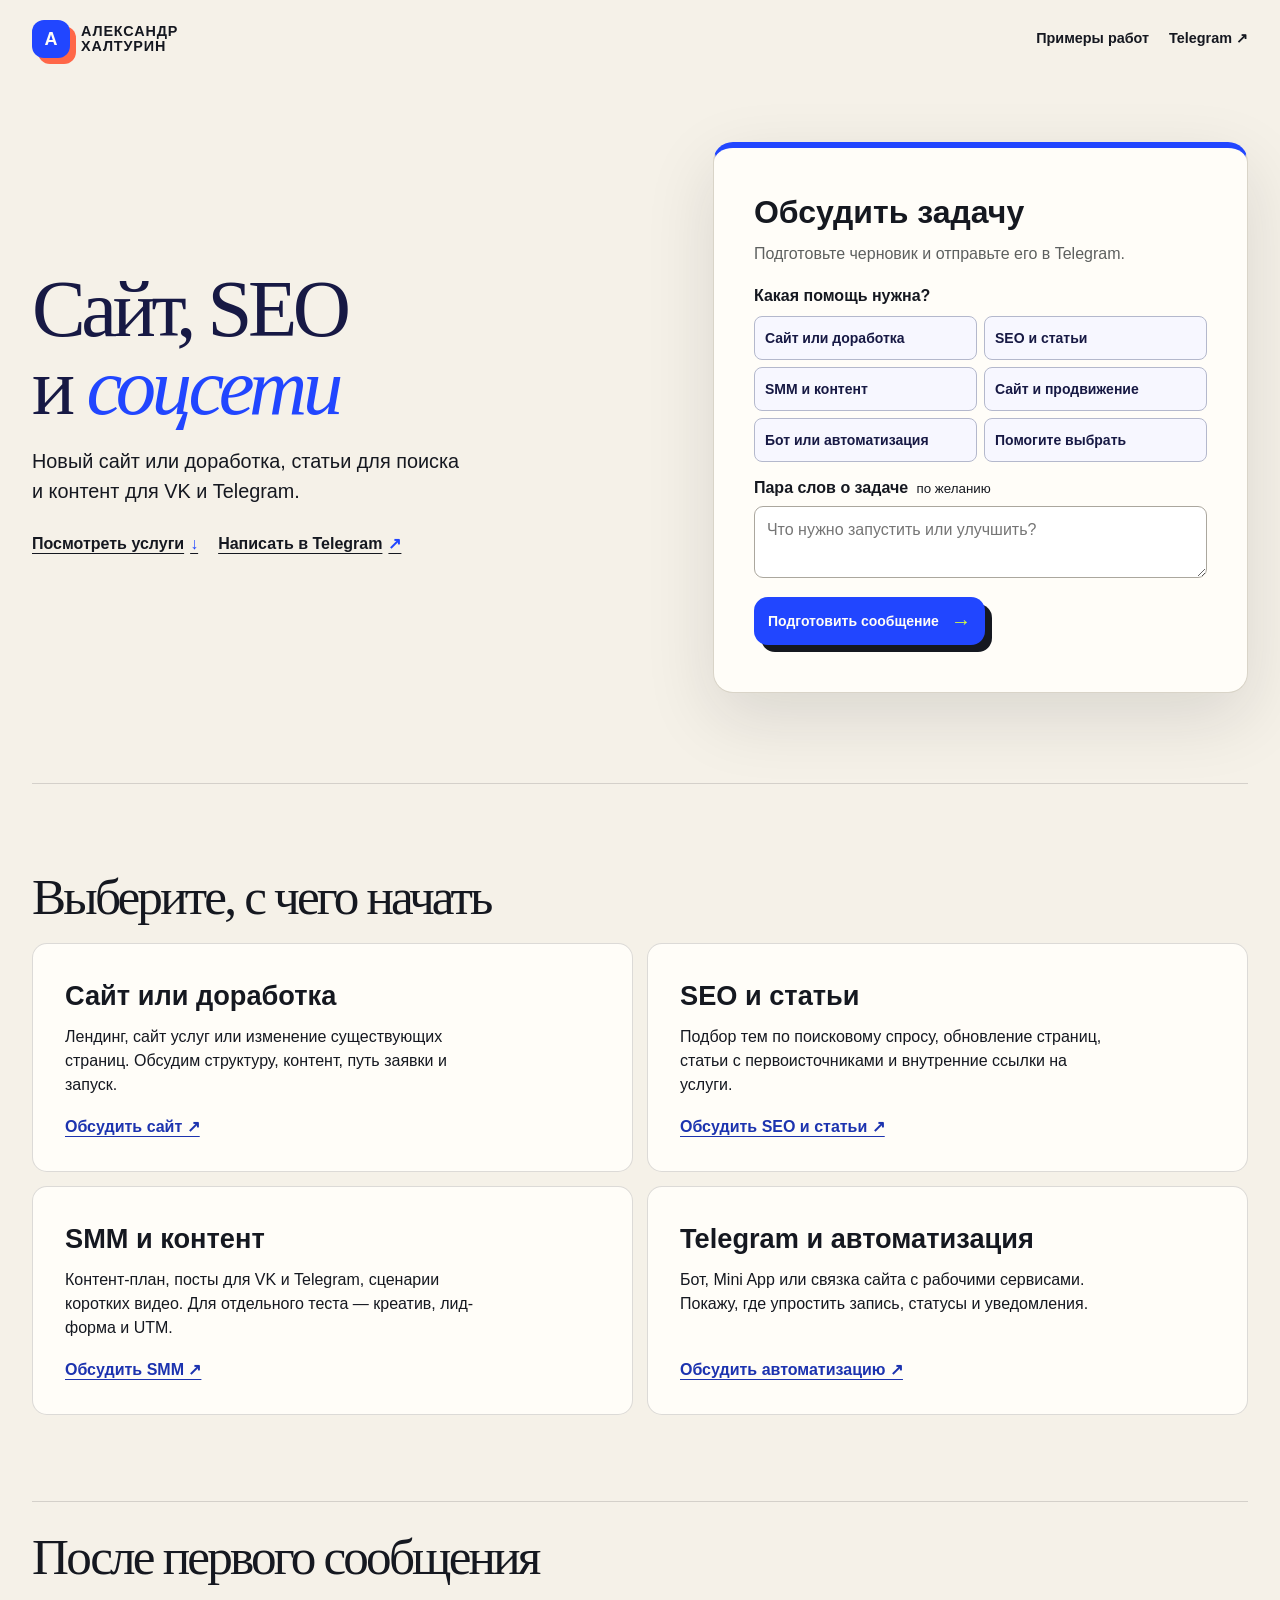
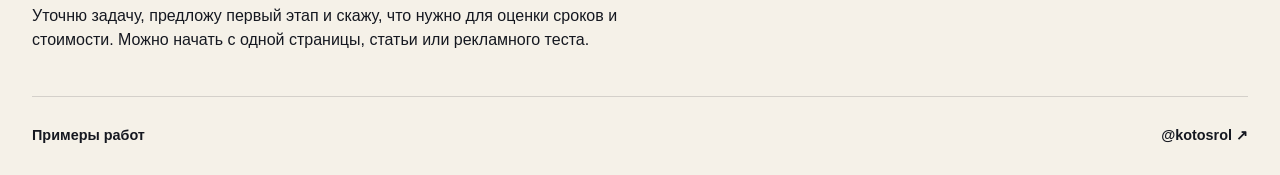
<file: services/index.html>
<!doctype html>
<html lang="ru">
<head>
  <meta charset="utf-8">
  <meta name="viewport" content="width=device-width, initial-scale=1">
  <meta name="theme-color" content="#f5f1e8">
  <meta name="description" content="Заказать сайт, SEO-статьи, контент для соцсетей или Telegram-бота. Короткий бриф для обсуждения задачи.">
  <title>Заказать сайт, SEO или SMM — Александр Халтурин</title>
  <link rel="canonical" href="https://kotosrol.github.io/client-portfolio/services/">
  <meta property="og:type" content="website">
  <meta property="og:title" content="Заказать сайт, SEO или SMM">
  <meta property="og:description" content="Выберите, что нужно бизнесу, и обсудите задачу с Александром Халтуриным в Telegram.">
  <meta property="og:url" content="https://kotosrol.github.io/client-portfolio/services/">
  <meta property="og:image" content="https://kotosrol.github.io/client-portfolio/assets/viarente-home.webp">
  <link rel="icon" href="../assets/favicon.svg" type="image/svg+xml">
  <link rel="stylesheet" href="../styles.css?v=3">
  <link rel="stylesheet" href="order.css?v=2">
  <script defer src="order.js?v=2"></script>
</head>
<body class="order-page">
  <a class="skip-link" href="#main">Перейти к содержанию</a>
  <header class="order-header shell">
    <a class="brand" href="../" aria-label="Александр Халтурин, работы"><span class="brand-mark">А</span><span>Александр<br>Халтурин</span></a>
    <nav aria-label="Основная навигация"><a href="../">Примеры работ</a><a href="https://t.me/kotosrol">Telegram ↗</a></nav>
  </header>
  <main id="main" tabindex="-1">
    <section class="shell order-hero" aria-labelledby="title">
      <div class="order-intro">
        <h1 id="title">Сайт, SEO<br> и <em>соцсети</em></h1>
        <p>Новый сайт или доработка, статьи для поиска и контент для VK и Telegram.</p>
        <div class="order-intro-links">
          <a href="#options">Посмотреть услуги <span aria-hidden="true">↓</span></a>
          <a href="https://t.me/kotosrol">Написать в Telegram <span aria-hidden="true">↗</span></a>
        </div>
      </div>
      <section id="order" class="order-panel" aria-labelledby="order-title">
        <h2 id="order-title">Обсудить задачу</h2>
        <p>Подготовьте черновик и отправьте его в Telegram.</p>
        <form id="service-form" autocomplete="off">
          <div class="order-fields">
            <fieldset class="order-choices">
              <legend>Какая помощь нужна?</legend>
              <div class="order-choice-grid">
                <label><input type="radio" name="service" value="site" id="service-site" required><span>Сайт или доработка</span></label>
                <label><input type="radio" name="service" value="seo" id="service-seo"><span>SEO и статьи</span></label>
                <label><input type="radio" name="service" value="content" id="service-content"><span>SMM и контент</span></label>
                <label><input type="radio" name="service" value="combined" id="service-combined"><span>Сайт и продвижение</span></label>
                <label><input type="radio" name="service" value="automation" id="service-automation"><span>Бот или автоматизация</span></label>
                <label><input type="radio" name="service" value="other" id="service-other"><span>Помогите выбрать</span></label>
              </div>
            </fieldset>
            <label class="order-details-label" for="details">Пара слов о задаче <small>по желанию</small></label>
            <textarea id="details" rows="2" maxlength="500" placeholder="Что нужно запустить или улучшить?"></textarea>
            <button class="button button-primary" type="submit" disabled>Подготовить сообщение <span aria-hidden="true">→</span></button>
          </div>
          <section class="order-result" aria-labelledby="draft-title" hidden>
            <h3 id="draft-title" tabindex="-1">Черновик сообщения</h3>
            <p id="draft"></p>
            <div class="order-result-actions">
              <a class="button button-primary" id="draft-link" href="https://t.me/kotosrol">Открыть в Telegram <span aria-hidden="true">↗</span></a>
              <button class="order-copy" type="button">Скопировать</button>
              <button class="order-edit" type="button">Изменить ответ</button>
            </div>
            <p class="order-status" role="status" hidden></p>
          </section>
        </form>
      </section>
    </section>
    <section class="order-options shell" id="options" aria-labelledby="options-title">
      <h2 id="options-title">Выберите, с чего начать</h2>
      <div class="order-grid">
        <article>
          <h3>Сайт или доработка</h3>
          <p>Лендинг, сайт услуг или изменение существующих страниц. Обсудим структуру, контент, путь заявки и запуск.</p>
          <a data-service="site" href="?service=site#order">Обсудить сайт ↗</a>
        </article>
        <article>
          <h3>SEO и статьи</h3>
          <p>Подбор тем по поисковому спросу, обновление страниц, статьи с первоисточниками и внутренние ссылки на услуги.</p>
          <a data-service="seo" href="?service=seo#order">Обсудить SEO и статьи ↗</a>
        </article>
        <article>
          <h3>SMM и контент</h3>
          <p>Контент-план, посты для VK и Telegram, сценарии коротких видео. Для отдельного теста — креатив, лид-форма и UTM.</p>
          <a data-service="content" href="?service=content#order">Обсудить SMM ↗</a>
        </article>
        <article>
          <h3>Telegram и автоматизация</h3>
          <p>Бот, Mini App или связка сайта с рабочими сервисами. Покажу, где упростить запись, статусы и уведомления.</p>
          <a data-service="automation" href="?service=automation#order">Обсудить автоматизацию ↗</a>
        </article>
      </div>
    </section>
    <section class="shell order-next" aria-labelledby="next-title">
      <h2 id="next-title">После первого сообщения</h2>
      <p>Уточню задачу, предложу первый этап и скажу, что нужно для оценки сроков и стоимости. Можно начать с одной страницы, статьи или рекламного теста.</p>
    </section>
  </main>
  <footer class="order-footer shell">
    <a href="../">Примеры работ</a>
    <a href="https://t.me/kotosrol">@kotosrol ↗</a>
  </footer>
</body>
</html>
</file>
<file: styles.css>
:root {
  --paper: #f5f1e8;
  --paper-2: #ebe5d8;
  --ink: #151820;
  --ink-soft: #5d605f;
  --blue: #2146ff;
  --blue-dark: #1733c5;
  --coral: #ff6748;
  --acid: #d6ff3f;
  --line: rgba(21, 24, 32, 0.15);
  --white: #fffdf8;
  --radius: 28px;
  --shadow: 0 24px 70px rgba(21, 24, 32, 0.12);
  --shell: min(1320px, calc(100vw - 64px));
}

* { box-sizing: border-box; }
html { scroll-behavior: smooth; }
body {
  margin: 0;
  color: var(--ink);
  background: var(--paper);
  font-family: Inter, "Segoe UI", Arial, sans-serif;
  font-size: 16px;
  line-height: 1.5;
  text-rendering: optimizeLegibility;
  -webkit-font-smoothing: antialiased;
}
body.menu-open { overflow: hidden; }
a { color: inherit; text-decoration: none; }
button, textarea, input { font: inherit; }
img { display: block; max-width: 100%; }
::selection { color: var(--white); background: var(--blue); }

.skip-link {
  position: fixed;
  z-index: 1000;
  top: 12px;
  left: 12px;
  padding: 12px 16px;
  color: var(--white);
  background: var(--ink);
  border-radius: 10px;
  transform: translateY(-150%);
}
.skip-link:focus { transform: translateY(0); }
.shell { width: var(--shell); margin-inline: auto; }
.section { padding: 132px 0; }

.site-header {
  position: fixed;
  z-index: 100;
  top: 0;
  left: 0;
  width: 100%;
  min-height: 82px;
  padding: 14px 32px;
  display: grid;
  grid-template-columns: 1fr auto 1fr;
  align-items: center;
  color: var(--ink);
  border-bottom: 1px solid transparent;
  transition: background .25s ease, border-color .25s ease, transform .25s ease;
}
.site-header.is-scrolled {
  background: rgba(245, 241, 232, .9);
  border-color: var(--line);
  backdrop-filter: blur(18px);
}
.brand { display: inline-flex; align-items: center; gap: 11px; width: max-content; font-size: 11px; font-weight: 800; line-height: 1.05; letter-spacing: .06em; text-transform: uppercase; }
.brand-mark { width: 38px; height: 38px; display: grid; place-items: center; color: var(--white); background: var(--blue); border-radius: 12px; font-size: 18px; letter-spacing: 0; box-shadow: 6px 6px 0 var(--coral); }
.desktop-nav { display: flex; gap: 32px; font-size: 13px; font-weight: 700; }
.desktop-nav a { position: relative; padding: 10px 0; }
.desktop-nav a::after { content: ""; position: absolute; right: 0; bottom: 4px; left: 0; height: 2px; background: var(--blue); transform: scaleX(0); transform-origin: right; transition: transform .2s ease; }
.desktop-nav a:hover::after, .desktop-nav a:focus-visible::after { transform: scaleX(1); transform-origin: left; }
.header-cta { justify-self: end; display: inline-flex; align-items: center; gap: 18px; padding: 13px 17px; color: var(--white); background: var(--ink); border-radius: 12px; font-size: 13px; font-weight: 800; transition: transform .2s ease, background .2s ease; }
.header-cta:hover { background: var(--blue); transform: translateY(-2px); }
.header-cta span { color: var(--acid); font-size: 17px; }
.menu-toggle, .mobile-nav { display: none; }

.hero { position: relative; min-height: 820px; padding: 156px 0 82px; overflow: hidden; }
.hero-grid { position: absolute; inset: 0; opacity: .32; background-image: linear-gradient(var(--line) 1px, transparent 1px), linear-gradient(90deg, var(--line) 1px, transparent 1px); background-size: 64px 64px; mask-image: linear-gradient(to bottom, #000 20%, transparent 90%); }
.hero-orb { position: absolute; border-radius: 999px; filter: blur(4px); pointer-events: none; }
.hero-orb-one { width: 460px; height: 460px; right: 5%; top: 14%; background: rgba(33,70,255,.12); animation: drift 11s ease-in-out infinite; }
.hero-orb-two { width: 240px; height: 240px; left: 38%; bottom: 10%; background: rgba(255,103,72,.11); animation: drift 9s ease-in-out infinite reverse; }
.hero-layout { position: relative; z-index: 1; display: grid; grid-template-columns: minmax(0, 1.04fr) minmax(460px, .96fr); align-items: center; gap: 70px; }
.eyebrow, .section-kicker { margin: 0 0 24px; color: var(--blue); font-size: 12px; font-weight: 900; letter-spacing: .16em; text-transform: uppercase; }
.eyebrow { display: flex; align-items: center; gap: 10px; }
.eyebrow span { width: 9px; height: 9px; background: var(--coral); border-radius: 50%; box-shadow: 0 0 0 6px rgba(255,103,72,.14); }
.hero h1, .section-head h2, .quality-copy h2, .brief-intro h2, .final-layout h2 {
  margin: 0;
  font-family: Georgia, "Times New Roman", serif;
  font-size: clamp(54px, 5.25vw, 82px);
  font-weight: 500;
  line-height: .98;
  letter-spacing: -.055em;
}
.hero h1 em, .section-head h2 em, .quality-copy h2 em, .brief-intro h2 em, .final-layout h2 em { color: var(--blue); font-weight: 500; }
.hero-lead { max-width: 650px; margin: 32px 0 0; color: #464947; font-size: 19px; line-height: 1.62; }
.hero-actions { display: flex; align-items: center; gap: 28px; margin-top: 38px; }
.button { min-height: 58px; display: inline-flex; align-items: center; justify-content: center; gap: 28px; padding: 0 22px; border: 0; border-radius: 14px; font-size: 14px; font-weight: 900; cursor: pointer; transition: transform .2s ease, box-shadow .2s ease, background .2s ease; }
.button-primary { color: var(--white); background: var(--blue); box-shadow: 7px 7px 0 var(--ink); }
.button-primary:hover { background: var(--blue-dark); transform: translate(-2px, -2px); box-shadow: 10px 10px 0 var(--ink); }
.button-primary span { color: var(--acid); font-size: 20px; }
.text-link { display: inline-flex; align-items: center; gap: 11px; padding: 10px 0; border-bottom: 1px solid var(--ink); font-size: 14px; font-weight: 800; }
.text-link span { color: var(--blue); }
.hero-points { display: flex; flex-wrap: wrap; gap: 10px 20px; margin: 38px 0 0; padding: 0; list-style: none; color: #575a58; font-size: 12px; font-weight: 700; }
.hero-points li { display: flex; align-items: center; gap: 7px; }
.hero-points i { width: 6px; height: 6px; background: var(--blue); border-radius: 50%; }

.hero-stage { position: relative; min-height: 570px; background: var(--ink); border: 1px solid rgba(255,255,255,.1); border-radius: 34px; box-shadow: 24px 28px 0 rgba(33,70,255,.12), var(--shadow); overflow: hidden; transform: rotate(1.2deg); }
.stage-topline { height: 58px; padding: 0 24px; display: flex; align-items: center; justify-content: space-between; color: rgba(255,255,255,.48); border-bottom: 1px solid rgba(255,255,255,.1); font-size: 10px; font-weight: 800; letter-spacing: .14em; }
.stage-topline b { display: flex; align-items: center; gap: 7px; color: var(--white); letter-spacing: .02em; }
.stage-topline b i { width: 7px; height: 7px; background: var(--acid); border-radius: 50%; box-shadow: 0 0 0 5px rgba(214,255,63,.11); animation: pulse 2s ease-in-out infinite; }
.stage-canvas { position: relative; min-height: 410px; background-image: radial-gradient(rgba(255,255,255,.15) 1px, transparent 1px); background-size: 22px 22px; overflow: hidden; }
.stage-canvas::after { content: ""; position: absolute; width: 290px; height: 290px; top: 60px; left: 50%; border: 1px solid rgba(255,255,255,.1); border-radius: 50%; transform: translateX(-50%); }
.stage-core { position: absolute; z-index: 3; top: 98px; left: 50%; width: 178px; height: 212px; padding: 22px; color: var(--white); background: var(--blue); border-radius: 85px 85px 24px 24px; transform: translateX(-50%); box-shadow: 0 18px 50px rgba(33,70,255,.4); text-align: center; }
.core-label { font-size: 9px; font-weight: 900; letter-spacing: .16em; opacity: .7; }
.core-ring { width: 74px; height: 74px; margin: 22px auto 13px; display: grid; place-items: center; border: 1px solid rgba(255,255,255,.45); border-radius: 50%; animation: spin 14s linear infinite; }
.core-ring::before, .core-ring::after { content: ""; position: absolute; width: 7px; height: 7px; background: var(--acid); border-radius: 50%; }
.core-ring::before { transform: translate(34px, -18px); }
.core-ring::after { transform: translate(-34px, 18px); }
.core-ring div { width: 47px; height: 47px; display: grid; place-items: center; background: var(--white); color: var(--blue); border-radius: 50%; font-size: 24px; font-weight: 900; transform: rotate(0deg); animation: spin-reverse 14s linear infinite; }
.stage-core strong { display: block; font-family: Georgia, serif; font-size: 21px; font-weight: 500; line-height: 1.05; }
.stage-card { position: absolute; z-index: 4; width: 178px; padding: 17px; color: var(--ink); background: var(--white); border-radius: 17px; box-shadow: 0 14px 28px rgba(0,0,0,.2); }
.stage-user { top: 44px; left: 24px; }
.stage-result { right: 24px; bottom: 34px; }
.stage-card small { color: var(--blue); font-size: 8px; font-weight: 900; letter-spacing: .15em; }
.stage-card strong { display: block; margin: 6px 0 2px; font-size: 13px; }
.stage-card span { color: #777; font-size: 10px; }
.stage-path { position: absolute; z-index: 2; height: 2px; background: repeating-linear-gradient(90deg, rgba(255,255,255,.5) 0 5px, transparent 5px 10px); transform-origin: left center; }
.stage-path i { position: absolute; right: -4px; top: -3px; width: 8px; height: 8px; background: var(--acid); border-radius: 50%; animation: ping 1.8s ease-in-out infinite; }
.path-one { width: 122px; top: 135px; left: 172px; transform: rotate(16deg); }
.path-two { width: 126px; right: 158px; bottom: 143px; transform: rotate(18deg); }
.stage-chip { position: absolute; z-index: 5; padding: 7px 10px; color: rgba(255,255,255,.7); background: rgba(255,255,255,.08); border: 1px solid rgba(255,255,255,.12); border-radius: 9px; font-size: 8px; font-weight: 900; letter-spacing: .12em; }
.chip-site { left: 34px; bottom: 70px; }
.chip-telegram { right: 48px; top: 70px; }
.chip-crm { left: 54%; bottom: 30px; }
.stage-footer { height: 100px; display: grid; grid-template-columns: repeat(3, 1fr); border-top: 1px solid rgba(255,255,255,.1); }
.stage-footer div { padding: 22px; display: flex; align-items: flex-start; gap: 12px; border-right: 1px solid rgba(255,255,255,.1); }
.stage-footer div:last-child { border: 0; }
.stage-footer span { color: var(--acid); font-size: 10px; font-weight: 900; }
.stage-footer p { margin: 0; color: rgba(255,255,255,.75); font-size: 11px; font-weight: 700; line-height: 1.3; }
.hero-marquee { position: absolute; z-index: 2; right: 0; bottom: 0; left: 0; color: var(--white); background: var(--blue); border-block: 1px solid var(--ink); overflow: hidden; transform: rotate(-1deg) scale(1.02); }
.hero-marquee div { width: max-content; display: flex; align-items: center; gap: 25px; padding: 15px 0; animation: marquee 28s linear infinite; }
.hero-marquee span { font-size: 12px; font-weight: 900; letter-spacing: .12em; }
.hero-marquee i { color: var(--acid); font-style: normal; }

.section-head { display: grid; grid-template-columns: 1fr 1.9fr 1fr; align-items: end; gap: 42px; margin-bottom: 58px; }
.section-head .section-kicker { align-self: start; }
.section-head h2 { font-size: clamp(42px, 4.4vw, 67px); }
.section-head > p:last-child { margin: 0; color: var(--ink-soft); font-size: 15px; line-height: 1.7; }
.service-grid { display: grid; grid-template-columns: repeat(2, minmax(0, 1fr)); gap: 18px; }
.service-card { min-height: 590px; padding: 28px; display: flex; flex-direction: column; border: 1px solid var(--line); border-radius: var(--radius); box-shadow: 0 12px 35px rgba(21,24,32,.04); transition: transform .25s ease, box-shadow .25s ease; }
.service-card:hover { transform: translateY(-7px); box-shadow: var(--shadow); }
.service-blue { color: var(--white); background: var(--blue); }
.service-coral { background: var(--coral); }
.service-dark { color: var(--white); background: var(--ink); }
.service-icon { width: 112px; height: 112px; margin: 10px 0 38px; position: relative; display: grid; place-items: center; border: 1px solid currentColor; border-radius: 50%; opacity: .92; }
.service-icon span { position: absolute; width: 48px; height: 32px; border: 2px solid currentColor; border-radius: 6px; }
.service-icon span:nth-child(1) { transform: translate(-14px,-12px); }
.service-icon span:nth-child(2) { transform: translate(10px,5px); }
.service-icon span:nth-child(3) { width: 6px; height: 6px; border: 0; background: var(--acid); border-radius: 50%; transform: translate(32px,-28px); }
.service-icon-chat span { width: 50px; height: 37px; border-radius: 16px 16px 16px 3px; }
.service-icon-chat span:nth-child(1) { transform: translate(-10px,-8px); }
.service-icon-chat span:nth-child(2) { transform: translate(12px,12px) scale(.75); border-radius: 12px 12px 3px 12px; }
.service-icon-flow span { width: 18px; height: 18px; border-radius: 50%; }
.service-icon-flow span:nth-child(1) { transform: translate(-27px,-18px); background: var(--acid); }
.service-icon-flow span:nth-child(2) { transform: translate(25px,-18px); }
.service-icon-flow span:nth-child(3) { transform: translate(0,26px); }
.service-card h3 { margin: 0; font-family: Georgia, serif; font-size: 38px; font-weight: 500; line-height: 1.02; letter-spacing: -.035em; }
.service-card > p { margin: 22px 0; font-size: 14px; line-height: 1.65; opacity: .8; }
.service-card ul { margin: 0 0 26px; padding: 18px 0 0; border-top: 1px solid currentColor; list-style: none; opacity: .78; }
.service-blue > p, .service-blue ul, .service-coral ul { opacity: 1; }
.service-card li { position: relative; margin: 8px 0; padding-left: 16px; font-size: 12px; font-weight: 700; }
.service-card li::before { content: ""; position: absolute; left: 0; top: .55em; width: 5px; height: 5px; background: currentColor; border-radius: 50%; }
.service-card > a { margin-top: auto; display: flex; justify-content: space-between; align-items: center; padding-top: 18px; border-top: 1px solid currentColor; font-size: 13px; font-weight: 900; }
.service-card > a span { font-size: 20px; }
.service-blue .service-icon, .service-dark .service-icon { color: var(--white); }
.service-coral .service-icon span:nth-child(3), .service-coral .service-icon-flow span:nth-child(1) { background: var(--blue); }

.work { color: var(--white); background: var(--ink); }
.section-head-light .section-kicker { color: var(--acid); }
.section-head-light h2 em { color: #7590ff; }
.section-head-light > p:last-child { color: rgba(255,255,255,.55); }
.case { overflow: hidden; border: 1px solid rgba(255,255,255,.13); border-radius: 32px; }
.case-featured { display: grid; grid-template-columns: 1.2fr .8fr; min-height: 650px; }
.case-visual { position: relative; min-height: 650px; overflow: hidden; background: #e9e6df; }
.case-visual img { width: 100%; height: 100%; object-fit: cover; object-position: top center; transition: transform .7s cubic-bezier(.2,.8,.2,1); }
.case:hover .case-visual img { transform: scale(1.025); }
.case-browser { position: absolute; top: 18px; right: 18px; left: 18px; height: 36px; padding: 0 14px; display: flex; align-items: center; gap: 6px; color: #8c8c8c; background: rgba(255,255,255,.88); border: 1px solid rgba(0,0,0,.08); border-radius: 10px; backdrop-filter: blur(10px); }
.case-browser i { width: 6px; height: 6px; background: #ccc; border-radius: 50%; }
.case-browser i:first-child { background: var(--coral); }
.case-browser span { margin-left: 9px; font-size: 9px; font-weight: 700; }
.case-float { position: absolute; z-index: 2; width: 155px; padding: 16px; color: var(--ink); background: var(--white); border: 1px solid rgba(0,0,0,.12); border-radius: 15px; box-shadow: 0 14px 30px rgba(0,0,0,.17); }
.case-float small { color: var(--blue); font-size: 8px; font-weight: 900; letter-spacing: .12em; }
.case-float strong { display: block; margin-top: 4px; font-family: Georgia, serif; font-size: 27px; }
.case-float span { display: block; color: #737373; font-size: 9px; line-height: 1.3; }
.float-one { left: 26px; bottom: 34px; transform: rotate(-3deg); }
.float-two { right: 26px; bottom: 92px; transform: rotate(3deg); }
.case-copy { padding: 44px; display: flex; flex-direction: column; }
.case-meta { display: flex; justify-content: space-between; align-items: center; margin-bottom: 48px; color: rgba(255,255,255,.5); font-size: 9px; font-weight: 900; letter-spacing: .13em; text-transform: uppercase; }
.case-meta b { color: var(--acid); }
.case-copy h3 { margin: 0; font-family: Georgia, serif; font-size: clamp(32px, 3vw, 48px); font-weight: 500; line-height: 1.06; letter-spacing: -.04em; }
.case-copy > p { margin: 26px 0; color: rgba(255,255,255,.65); font-size: 14px; line-height: 1.75; }
.case-stats { display: grid; grid-template-columns: repeat(3,1fr); margin: 0 0 28px; border-block: 1px solid rgba(255,255,255,.13); }
.case-stats div { padding: 18px 12px 18px 0; }
.case-stats dt { color: var(--acid); font-family: Georgia, serif; font-size: 30px; }
.case-stats dd { margin: 2px 0 0; color: rgba(255,255,255,.48); font-size: 9px; line-height: 1.3; }
.case-tags { display: flex; flex-wrap: wrap; gap: 6px; }
.case-tags span { padding: 7px 9px; color: rgba(255,255,255,.7); background: rgba(255,255,255,.06); border: 1px solid rgba(255,255,255,.1); border-radius: 8px; font-size: 9px; font-weight: 800; }
.case-link { width: 100%; margin-top: auto; padding-top: 28px; display: flex; justify-content: space-between; align-items: center; color: var(--white); border-top: 1px solid rgba(255,255,255,.13); font-size: 13px; font-weight: 900; }
.case-link span { color: var(--acid); font-size: 22px; transition: transform .2s ease; }
.case-link:hover span { transform: translate(3px,-3px); }
.case-pair { display: grid; grid-template-columns: 1fr 1fr; gap: 18px; margin-top: 18px; }
.case-small { min-height: 760px; display: flex; flex-direction: column; }
.case-product { position: relative; height: 380px; display: grid; place-items: center; overflow: hidden; }
.telegram-product { background: var(--blue); background-image: radial-gradient(rgba(255,255,255,.17) 1px, transparent 1px); background-size: 20px 20px; }
.phone-shell { width: 220px; height: 336px; padding: 18px 14px; color: var(--white); background: #151820; border: 6px solid #090b0f; border-radius: 34px 34px 0 0; box-shadow: 0 25px 50px rgba(0,0,0,.3); transform: translateY(35px) rotate(-3deg); }
.phone-head { display: flex; justify-content: space-between; align-items: center; font-size: 12px; }
.phone-head span { opacity: .5; }
.phone-search { margin: 16px 0 12px; padding: 8px 10px; display: flex; justify-content: space-between; color: #b3b7bf; background: #222731; border-radius: 8px; font-size: 8px; }
.phone-card { margin-top: 8px; padding: 9px; display: grid; grid-template-columns: 38px 1fr 22px; align-items: center; gap: 9px; background: #20252d; border: 1px solid rgba(255,255,255,.07); border-radius: 11px; }
.phone-card > div { height: 38px; display: grid; place-items: center; background: #2a303a; border-radius: 8px; font-size: 9px; font-weight: 900; }
.phone-card p { margin: 0; display: flex; flex-direction: column; }
.phone-card strong { font-size: 7px; }
.phone-card p span { color: rgba(255,255,255,.5); font-size: 7px; }
.phone-add { display: grid; place-items: center; width: 21px; height: 21px; color: #12141a; background: var(--acid); border: 0; border-radius: 50%; font-size: 12px; }
.phone-nav { margin-top: 20px; display: flex; justify-content: space-around; color: rgba(255,255,255,.35); font-style: normal; font-size: 11px; }
.phone-nav i:nth-child(2) { color: var(--acid); }
.product-pill { position: absolute; right: 18px; bottom: 20px; padding: 10px 12px; color: var(--ink); background: var(--acid); border: 1px solid var(--ink); border-radius: 99px; font-size: 9px; font-weight: 900; box-shadow: 5px 5px 0 var(--ink); }
.cad-product { background: var(--coral); background-image: linear-gradient(rgba(21,24,32,.1) 1px, transparent 1px), linear-gradient(90deg, rgba(21,24,32,.1) 1px, transparent 1px); background-size: 26px 26px; }
.cad-sheet { position: relative; width: 72%; height: 78%; background: #f8f3e8; border: 1px solid var(--ink); box-shadow: 16px 18px 0 rgba(21,24,32,.18); transform: rotate(2deg); }
.cad-title { position: absolute; top: 16px; left: 17px; color: var(--ink); font-size: 7px; font-weight: 900; letter-spacing: .12em; }
.cad-line { position: absolute; height: 2px; background: var(--blue); transform-origin: left center; }
.line-a { width: 54%; top: 45%; left: 23%; }
.line-b { width: 24%; top: 45%; left: 50%; transform: rotate(65deg); }
.line-c { width: 24%; top: 45%; left: 50%; transform: rotate(115deg); }
.cad-node { position: absolute; width: 17px; height: 17px; background: #f8f3e8; border: 3px solid var(--blue); border-radius: 50%; }
.node-a { left: 19%; top: calc(45% - 8px); }
.node-b { right: 18%; top: calc(45% - 8px); }
.node-c { left: 34%; bottom: 16%; }
.node-d { right: 34%; bottom: 16%; }
.cad-stamp { position: absolute; right: 8px; bottom: 8px; width: 62px; padding: 6px; color: var(--ink); border: 1px solid var(--ink); font-size: 7px; }
.cad-stamp b { color: var(--blue); font-size: 11px; }
.case-small .case-copy { min-height: 380px; padding: 32px; }
.case-small .case-meta { margin-bottom: 25px; }
.case-small .case-copy h3 { font-size: 34px; }
.case-small .case-copy > p { margin: 18px 0; }
.case-small .case-link { margin-top: 25px; }

.process { background: var(--paper-2); }
.process-layout { display: grid; grid-template-columns: .8fr 1.2fr; gap: 100px; }
.process .section-head { display: block; margin: 0; align-self: start; position: sticky; top: 120px; }
.process .section-head h2 { margin-bottom: 26px; }
.process .section-head > p:last-of-type { max-width: 520px; margin-bottom: 30px; }
.text-link-dark { border-color: var(--ink); }
.process-list { margin: 0; padding: 0; list-style: none; border-top: 1px solid var(--line); }
.process-list li { min-height: 188px; padding: 30px 0; display: grid; grid-template-columns: 44px 1fr auto; align-items: start; gap: 20px; border-bottom: 1px solid var(--line); }
.process-list > li > span { width: 35px; height: 35px; display: grid; place-items: center; color: var(--white); background: var(--blue); border-radius: 50%; font-size: 9px; font-weight: 900; }
.process-list h3 { margin: 0 0 10px; font-family: Georgia, serif; font-size: 29px; font-weight: 500; letter-spacing: -.03em; }
.process-list p { max-width: 560px; margin: 0; color: var(--ink-soft); font-size: 13px; line-height: 1.65; }
.process-list b { color: #575a58; font-size: 9px; letter-spacing: .14em; }

.quality { padding-top: 0; background: var(--paper-2); }
.quality-panel { padding: 74px; color: var(--white); background: var(--blue); border-radius: 36px; box-shadow: 18px 18px 0 var(--coral); }
.quality-copy { display: grid; grid-template-columns: .7fr 1.5fr 1fr; align-items: end; gap: 45px; margin-bottom: 58px; }
.quality-copy .section-kicker { color: var(--acid); align-self: start; }
.quality-copy h2 { font-size: clamp(40px, 4vw, 60px); }
.quality-copy h2 em { color: var(--acid); }
.quality-copy > p:last-child { margin: 0; color: var(--white); font-size: 14px; line-height: 1.7; }
.quality-grid { display: grid; grid-template-columns: repeat(4,1fr); border: 1px solid rgba(255,255,255,.3); border-radius: 20px; overflow: hidden; }
.quality-grid article { min-height: 200px; padding: 24px; border-right: 1px solid rgba(255,255,255,.3); }
.quality-grid article:last-child { border: 0; }
.quality-grid span { color: var(--acid); font-size: 9px; font-weight: 900; }
.quality-grid h3 { margin: 45px 0 8px; font-family: Georgia, serif; font-size: 24px; font-weight: 500; }
.quality-grid p { margin: 0; color: var(--white); font-size: 11px; line-height: 1.55; }

.brief { background: var(--white); }
.brief-layout { display: grid; grid-template-columns: .72fr 1.28fr; gap: 90px; align-items: start; }
.brief-intro { position: sticky; top: 120px; }
.brief-intro h2 { font-size: clamp(46px,4.4vw,68px); }
.brief-intro > p { max-width: 480px; margin: 28px 0; color: var(--ink-soft); font-size: 15px; line-height: 1.75; }
.brief-contact { margin-top: 50px; padding-top: 20px; display: flex; flex-direction: column; gap: 6px; border-top: 1px solid var(--line); }
.brief-contact span { color: var(--ink-soft); font-size: 11px; }
.brief-contact a { width: max-content; color: var(--blue); font-family: Georgia, serif; font-size: 25px; }
.brief-contact b { color: var(--coral); }
.brief-card { min-height: 570px; padding: 36px; background: var(--paper); border: 1px solid var(--line); border-radius: 28px; box-shadow: var(--shadow); }
.brief-progress { height: 4px; margin-bottom: 36px; background: rgba(21,24,32,.1); border-radius: 99px; overflow: hidden; }
.brief-progress span { display: block; width: 33.333%; height: 100%; background: var(--blue); transition: width .3s ease; }
.brief-step { margin: 0; padding: 0; border: 0; }
.brief-step[hidden] { display: none; }
.brief-step legend { width: 100%; margin-bottom: 26px; padding: 0; font-family: Georgia, serif; font-size: 33px; line-height: 1.1; }
.brief-step legend small { display: block; margin-bottom: 8px; color: var(--blue); font-family: Inter,"Segoe UI",Arial,sans-serif; font-size: 9px; font-weight: 900; letter-spacing: .16em; }
.choice-grid { display: grid; grid-template-columns: 1fr 1fr; gap: 10px; }
.choice-grid label { cursor: pointer; }
.choice-grid input { position: absolute; opacity: 0; pointer-events: none; }
.choice-grid label > span { min-height: 116px; padding: 18px; display: grid; grid-template-columns: 34px 1fr; grid-template-rows: auto auto; align-content: center; column-gap: 13px; color: var(--ink); background: var(--white); border: 1px solid var(--line); border-radius: 15px; transition: border-color .2s ease, background .2s ease, transform .2s ease; }
.choice-grid label:hover > span { transform: translateY(-2px); border-color: var(--blue); }
.choice-grid input:focus-visible + span { outline: 3px solid rgba(33,70,255,.22); outline-offset: 2px; }
.choice-grid input:checked + span { color: var(--white); background: var(--blue); border-color: var(--blue); }
.choice-grid i { grid-row: 1 / 3; width: 34px; height: 34px; display: grid; place-items: center; color: var(--blue); background: var(--paper); border-radius: 9px; font-style: normal; font-weight: 900; }
.choice-grid input:checked + span i { color: var(--ink); background: var(--acid); }
.choice-grid b { align-self: end; font-size: 13px; }
.choice-grid small { align-self: start; color: var(--ink-soft); font-size: 9px; }
.choice-grid input:checked + span small { color: var(--white); }
.choice-grid-compact label > span { min-height: 92px; grid-template-columns: 1fr; }
.brief-note { margin-top: 20px; display: block; }
.brief-note > span { display: block; margin-bottom: 8px; font-size: 11px; font-weight: 800; }
.brief-note > span small { color: var(--ink-soft); font-weight: 500; }
.brief-note textarea { width: 100%; padding: 14px; resize: vertical; color: var(--ink); background: var(--white); border: 1px solid var(--line); border-radius: 12px; font-size: 12px; line-height: 1.5; }
.brief-note textarea:focus { outline: 3px solid rgba(33,70,255,.15); border-color: var(--blue); }
.brief-controls { margin-top: 30px; padding-top: 22px; display: flex; justify-content: space-between; border-top: 1px solid var(--line); }
.brief-controls button, .brief-reset { padding: 11px 16px; border: 0; border-radius: 10px; cursor: pointer; font-size: 11px; font-weight: 900; }
.brief-back { background: transparent; }
.brief-back:disabled { opacity: .3; }
.brief-next { min-width: 126px; color: var(--white); background: var(--ink); }
.brief-next:disabled { opacity: .3; cursor: not-allowed; }
.brief-next:not(:disabled):hover { background: var(--blue); }
.brief-result { padding: 34px 6px; text-align: center; }
.brief-result > small { color: var(--blue); font-size: 9px; font-weight: 900; letter-spacing: .15em; }
.brief-result h3 { margin: 14px 0; font-family: Georgia, serif; font-size: 42px; font-weight: 500; }
.brief-result p { max-width: 570px; margin: 0 auto 30px; color: var(--ink-soft); font-size: 13px; line-height: 1.65; white-space: pre-line; }
.brief-result .button { display: flex; max-width: 330px; margin: auto; }
.brief-reset { margin-top: 25px; color: var(--ink-soft); background: transparent; text-decoration: underline; }

.faq { background: var(--paper); }
.faq-layout { display: grid; grid-template-columns: .7fr 1.3fr; gap: 90px; }
.faq .section-head { display: block; margin: 0; }
.faq .section-head h2 { font-size: clamp(44px,4.2vw,64px); }
.faq-list { border-top: 1px solid var(--line); }
.faq-list details { border-bottom: 1px solid var(--line); }
.faq-list summary { min-height: 88px; display: flex; align-items: center; justify-content: space-between; gap: 20px; cursor: pointer; list-style: none; font-family: Georgia, serif; font-size: 22px; }
.faq-list summary::-webkit-details-marker { display: none; }
.faq-list summary span { width: 32px; height: 32px; flex: 0 0 auto; display: grid; place-items: center; color: var(--white); background: var(--blue); border-radius: 50%; font-family: Arial,sans-serif; transition: transform .2s ease; }
.faq-list details[open] summary span { transform: rotate(45deg); background: var(--coral); }
.faq-list details p { max-width: 680px; margin: -4px 54px 28px 0; color: var(--ink-soft); font-size: 14px; line-height: 1.75; }

.final-cta { position: relative; padding: 105px 0; color: var(--white); background: var(--ink); overflow: hidden; }
.cta-noise { position: absolute; inset: 0; opacity: .22; background-image: radial-gradient(rgba(255,255,255,.35) .6px, transparent .6px); background-size: 8px 8px; mask-image: linear-gradient(90deg, transparent, #000 50%, transparent); }
.final-layout { position: relative; display: grid; grid-template-columns: 1.25fr .75fr; align-items: end; gap: 100px; }
.final-layout .section-kicker { color: var(--acid); }
.final-layout h2 { font-size: clamp(48px,5vw,74px); }
.final-layout h2 em { color: #8299ff; }
.final-action p { margin: 0 0 25px; color: rgba(255,255,255,.62); font-size: 14px; line-height: 1.7; }
.final-action > a { min-height: 80px; padding: 0 25px; display: flex; justify-content: space-between; align-items: center; color: var(--ink); background: var(--acid); border-radius: 16px; box-shadow: 8px 8px 0 var(--blue); font-size: 16px; font-weight: 900; transition: transform .2s ease, box-shadow .2s ease; }
.final-action > a:hover { transform: translate(-2px,-2px); box-shadow: 12px 12px 0 var(--blue); }
.final-action > a i { font-style: normal; font-size: 24px; }
.final-action small { display: block; margin-top: 18px; color: rgba(255,255,255,.35); font-size: 10px; }
.site-footer { color: rgba(255,255,255,.55); background: var(--ink); border-top: 1px solid rgba(255,255,255,.12); }
.site-footer .shell { min-height: 92px; display: grid; grid-template-columns: 1fr auto 1fr; align-items: center; gap: 28px; font-size: 10px; }
.site-footer p { margin: 0; }
.site-footer div { display: flex; gap: 26px; }
.site-footer .shell > a { justify-self: end; color: var(--white); }

.animate-reveal .reveal { opacity: 0; transform: translateY(24px); transition: opacity .7s ease var(--delay,0ms), transform .7s cubic-bezier(.2,.75,.2,1) var(--delay,0ms); }
.animate-reveal .reveal.is-visible, .animate-reveal .reveal:focus-within { opacity: 1; transform: translateY(0); }

@keyframes marquee { to { transform: translateX(-50%); } }
@keyframes drift { 0%,100% { transform: translate3d(0,0,0); } 50% { transform: translate3d(22px,-18px,0); } }
@keyframes pulse { 50% { box-shadow: 0 0 0 9px rgba(214,255,63,.02); opacity: .6; } }
@keyframes ping { 50% { opacity: .35; transform: scale(.65); } }
@keyframes spin { to { transform: rotate(360deg); } }
@keyframes spin-reverse { to { transform: rotate(-360deg); } }

@media (max-width: 1120px) {
  :root { --shell: min(100% - 40px, 980px); }
  .site-header { padding-inline: 20px; }
  .desktop-nav { gap: 20px; }
  .hero { padding-top: 132px; }
  .hero-layout { grid-template-columns: 1fr 430px; gap: 35px; }
  .hero h1 { font-size: 56px; }
  .hero-stage { min-height: 520px; }
  .stage-canvas { min-height: 360px; }
  .stage-core { top: 78px; }
  .stage-user { left: 14px; }
  .stage-result { right: 14px; }
  .section-head { grid-template-columns: .7fr 1.6fr 1fr; gap: 28px; }
  .service-card { min-height: 610px; padding: 22px; }
  .service-card h3 { font-size: 32px; }
  .case-featured { grid-template-columns: 1fr 1fr; }
  .case-copy { padding: 34px; }
  .process-layout, .brief-layout, .faq-layout { gap: 55px; }
  .quality-panel { padding: 52px; }
  .quality-copy { grid-template-columns: .6fr 1.4fr 1fr; gap: 25px; }
}

@media (max-width: 860px) {
  :root { --shell: min(100% - 32px, 720px); }
  .section { padding: 92px 0; }
  .site-header { min-height: 72px; grid-template-columns: 1fr auto; }
  .desktop-nav, .header-cta { display: none; }
  .menu-toggle { position: relative; z-index: 102; width: 42px; height: 42px; padding: 0; display: grid; place-items: center; background: var(--ink); border: 0; border-radius: 12px; }
  .menu-toggle span { position: absolute; width: 18px; height: 2px; background: var(--white); transition: transform .2s ease; }
  .menu-toggle span:first-child { transform: translateY(-4px); }
  .menu-toggle span:last-child { transform: translateY(4px); }
  .menu-toggle[aria-expanded="true"] span:first-child { transform: rotate(45deg); }
  .menu-toggle[aria-expanded="true"] span:last-child { transform: rotate(-45deg); }
  .mobile-nav { position: fixed; z-index: 103; inset: 0; padding: 110px 24px 40px; display: none; flex-direction: column; gap: 0; color: var(--white); background: var(--blue); overflow-y: auto; }
  .mobile-nav.is-open { display: flex; }
  .mobile-nav a { padding: 18px 4px; border-bottom: 1px solid rgba(255,255,255,.25); font-family: Georgia,serif; font-size: 30px; }
  .mobile-nav a:last-child { margin-top: 24px; color: var(--ink); background: var(--acid); border: 0; border-radius: 14px; text-align: center; font-family: Inter,"Segoe UI",Arial,sans-serif; font-size: 14px; font-weight: 900; }
  .hero { padding: 120px 0 90px; }
  .hero-layout { display: block; }
  .hero-copy { max-width: 680px; }
  .hero h1 { font-size: clamp(48px,9vw,68px); }
  .hero-stage { max-width: 620px; min-height: 520px; margin: 65px auto 0; }
  .section-head { display: block; }
  .section-head h2 { margin-bottom: 24px; }
  .section-head > p:last-child { max-width: 580px; }
  .service-grid { grid-template-columns: 1fr; }
  .service-card { min-height: 520px; }
  .service-card h3 { font-size: 38px; }
  .case-featured { display: flex; flex-direction: column; }
  .case-visual { min-height: 510px; }
  .case-featured .case-copy { min-height: 540px; }
  .case-pair { grid-template-columns: 1fr; }
  .case-small { min-height: 720px; }
  .process-layout, .brief-layout, .faq-layout { grid-template-columns: 1fr; }
  .process .section-head, .brief-intro { position: static; }
  .quality-panel { padding: 46px 30px; }
  .quality-copy { display: block; }
  .quality-copy h2 { margin-bottom: 24px; }
  .quality-grid { grid-template-columns: 1fr 1fr; }
  .quality-grid article { border-bottom: 1px solid rgba(255,255,255,.3); }
  .quality-grid article:nth-child(2) { border-right: 0; }
  .quality-grid article:nth-child(3), .quality-grid article:nth-child(4) { border-bottom: 0; }
  .brief-intro > p { max-width: 600px; }
  .brief-contact { margin-top: 28px; }
  .final-layout { grid-template-columns: 1fr; gap: 45px; }
}

@media (max-width: 560px) {
  :root { --shell: calc(100% - 28px); --radius: 22px; }
  .section { padding: 76px 0; }
  .site-header { padding: 12px 14px; }
  .brand-mark { width: 34px; height: 34px; border-radius: 10px; box-shadow: 4px 4px 0 var(--coral); }
  .hero { min-height: auto; padding-top: 110px; }
  .hero-grid { background-size: 40px 40px; }
  .eyebrow, .section-kicker { margin-bottom: 18px; font-size: 10px; }
  .hero h1 { font-size: clamp(39px,12vw,56px); line-height: 1; }
  .hero-lead { margin-top: 24px; font-size: 16px; line-height: 1.58; }
  .hero-actions { align-items: stretch; flex-direction: column; gap: 12px; margin-top: 28px; }
  .hero-actions .text-link { width: max-content; }
  .button { width: 100%; min-height: 56px; }
  .hero-points { display: grid; margin-top: 28px; }
  .hero-stage { min-height: 430px; margin-top: 45px; border-radius: 24px; box-shadow: 10px 12px 0 rgba(33,70,255,.16); transform: none; }
  .stage-topline { height: 48px; padding: 0 14px; }
  .stage-topline > span { display: none; }
  .stage-canvas { min-height: 308px; }
  .stage-canvas::after { width: 220px; height: 220px; top: 52px; }
  .stage-core { top: 63px; width: 132px; height: 180px; padding: 17px; }
  .core-ring { width: 61px; height: 61px; margin: 16px auto 11px; }
  .core-ring div { width: 39px; height: 39px; }
  .stage-core strong { font-size: 17px; }
  .stage-card { width: 135px; padding: 12px; }
  .stage-user { top: 22px; left: 9px; }
  .stage-result { right: 9px; bottom: 24px; }
  .stage-card strong { font-size: 10px; }
  .path-one { width: 90px; top: 106px; left: 113px; }
  .path-two { width: 90px; right: 107px; bottom: 104px; }
  .chip-site { left: 15px; bottom: 54px; }
  .chip-telegram { right: 15px; top: 52px; }
  .chip-crm { display: none; }
  .stage-footer { height: 74px; }
  .stage-footer div { padding: 15px 8px; gap: 6px; }
  .stage-footer p { font-size: 8px; }
  .hero-marquee div { padding: 11px 0; }
  .section-head { margin-bottom: 38px; }
  .section-head h2, .quality-copy h2, .brief-intro h2, .final-layout h2 { font-size: clamp(38px,11vw,52px); }
  .section-head > p:last-child { font-size: 14px; }
  .service-card { min-height: 510px; padding: 22px; }
  .service-icon { width: 88px; height: 88px; margin-bottom: 28px; }
  .service-card h3 { font-size: 34px; }
  .case { border-radius: 22px; }
  .case-visual { min-height: 360px; }
  .case-browser { top: 9px; right: 9px; left: 9px; }
  .case-float { width: 122px; padding: 11px; }
  .case-float strong { font-size: 22px; }
  .float-one { left: 12px; bottom: 18px; }
  .float-two { right: 12px; bottom: 55px; }
  .case-copy { padding: 25px 21px; }
  .case-featured .case-copy { min-height: 560px; }
  .case-meta { margin-bottom: 28px; }
  .case-copy h3, .case-small .case-copy h3 { font-size: 31px; }
  .case-stats dt { font-size: 25px; }
  .case-product { height: 320px; }
  .case-small { min-height: 700px; }
  .case-small .case-copy { min-height: 380px; padding: 24px 21px; }
  .process-list li { grid-template-columns: 37px 1fr; min-height: 0; }
  .process-list b { display: none; }
  .process-list h3 { font-size: 25px; }
  .quality-panel { padding: 36px 20px; border-radius: 24px; box-shadow: 8px 9px 0 var(--coral); }
  .quality-grid { grid-template-columns: 1fr; }
  .quality-grid article { min-height: 150px; border-right: 0; border-bottom: 1px solid rgba(255,255,255,.3) !important; }
  .quality-grid article:last-child { border-bottom: 0 !important; }
  .quality-grid h3 { margin-top: 26px; }
  .brief-layout { gap: 42px; }
  .brief-card { min-height: 610px; padding: 24px 16px; border-radius: 22px; }
  .brief-step legend { font-size: 28px; }
  .choice-grid { grid-template-columns: 1fr; }
  .choice-grid label > span { min-height: 84px; }
  .choice-grid-compact label > span { min-height: 76px; }
  .brief-result h3 { font-size: 34px; }
  .faq-layout { gap: 38px; }
  .faq-list summary { min-height: 78px; font-size: 19px; }
  .faq-list details p { margin-right: 0; }
  .final-cta { padding: 78px 0; }
  .final-action > a { min-height: 68px; }
  .site-footer .shell { padding: 24px 0; grid-template-columns: 1fr auto; align-items: start; }
  .site-footer div { grid-column: 1 / -1; grid-row: 2; flex-direction: column; gap: 7px; }
}

@media (prefers-reduced-motion: reduce) {
  html { scroll-behavior: auto; }
  *, *::before, *::after { animation-duration: .01ms !important; animation-iteration-count: 1 !important; transition-duration: .01ms !important; }
  .reveal { opacity: 1; transform: none; }
}

@media print {
  .site-header, .hero-marquee, .brief, .final-cta, .site-footer { display: none; }
  .hero, .section { padding: 30px 0; }
  .reveal { opacity: 1; transform: none; }
  .work, .service-card, .quality-panel { color: #000 !important; background: #fff !important; box-shadow: none !important; }
}

.service-content { color: #171944; background: #e2def9; }
.section[id], .brief-step legend { scroll-margin-top: 95px; }
.services .section-head { grid-template-columns: minmax(0, 1.25fr) minmax(0, 1fr); }
.hero-stage .stage-card span { color: #626262; }
.hero-stage .core-label { opacity: 1; }
.brief-contact .brief-shortcut { width: auto; font: 800 14px/1.4 Inter, "Segoe UI", Arial, sans-serif; text-decoration: underline; }
.brief-result [data-summary] { overflow-wrap: anywhere; }
.final-action small { color: #b0b2b9; }
@media (max-width: 860px) {
  .menu-open .site-header { backdrop-filter: none; }
  .menu-toggle { z-index: 104; }
  .service-card { min-height: 0; }
}
@media (max-width: 560px) {
  .hero { padding-top: 92px; }
  .hero-stage { min-height: 0; margin-top: 32px; }
  .stage-canvas { min-height: 0; display: grid; grid-template-columns: minmax(0, 1fr) 20px minmax(0, 1fr); align-items: stretch; gap: 6px; padding: 16px 12px; }
  .stage-canvas::after { content: "→"; position: static; width: auto; height: auto; grid-area: 1 / 2; align-self: center; color: var(--acid); border: 0; transform: none; text-align: center; }
  .stage-user, .stage-result { position: static; width: auto; padding: 10px; border-radius: 11px; }
  .stage-result { grid-column: 3; }
  .stage-core, .stage-path, .stage-chip { display: none; }
  .stage-footer { height: auto; min-height: 58px; }
  .service-icon { width: 65px; height: 65px; margin-bottom: 16px; }
  .service-card h3 { font-size: 31px; }
}
.animate-reveal .reveal:target { opacity: 1; transform: none; }
@media (prefers-reduced-motion: reduce), print {
  .animate-reveal .reveal { opacity: 1; transform: none; }
}
.case-editorial { margin-top: 24px; background: #1d2153; color: #fff; }
.case-editorial .case-copy { min-height: auto; }
.case-editorial .case-link { margin-top: 16px; }
.brief-copy-status { display: block; min-height: 1em; font-size: 13px; }
.brief-result [data-copy] { margin-inline: 6px; }
</file>
<file: services/order.css>
[hidden] { display: none !important; }

.order-page { background: #f5f1e8; }
.order-header, .order-footer {
  display: flex;
  align-items: center;
  justify-content: space-between;
  min-height: 78px;
  gap: 20px;
}
.order-header nav { display: flex; align-items: center; gap: 20px; }
.order-header a, .order-footer a { font-size: .9rem; font-weight: 750; }
.order-header nav a:hover, .order-footer a:hover { color: var(--blue-dark); }
.order-hero {
  display: grid;
  grid-template-columns: minmax(0, 1.05fr) minmax(0, .95fr);
  gap: clamp(30px, 7vw, 110px);
  align-items: center;
  padding-block: clamp(32px, 5vw, 74px) clamp(42px, 7vw, 92px);
  border-bottom: 1px solid var(--line);
}
.order-intro { padding-block: clamp(0px, 5vw, 68px); }
.order-intro h1, .order-options h2, .order-next h2 {
  font-family: Georgia, serif;
  font-weight: 400;
  letter-spacing: -.055em;
  margin: 0;
}
.order-intro h1 { font-size: clamp(3rem, 6.3vw, 6.8rem); line-height: .96; color: #171944; }
.order-intro h1 em { color: #2146ff; }
.order-intro p { margin: 22px 0 16px; max-width: 39ch; font-size: clamp(1rem, 1.55vw, 1.27rem); }
.order-intro-links { display: flex; flex-wrap: wrap; column-gap: 20px; row-gap: 2px; }
.order-intro-links a { min-height: 42px; display: inline-flex; align-items: center; gap: 6px; font-weight: 750; text-decoration: underline; text-underline-offset: 4px; }
.order-intro-links a span { color: var(--blue); }
.order-panel {
  min-width: 0;
  padding: clamp(22px, 3.2vw, 40px);
  background: var(--white);
  border: 1px solid #d9d4c8;
  border-top: 6px solid var(--blue);
  border-radius: 20px;
  box-shadow: var(--shadow);
  scroll-margin-top: 18px;
}
.order-panel h2 { margin: 0 0 6px; font-size: clamp(1.5rem, 3vw, 2rem); }
.order-panel > p { margin: 0 0 18px; color: var(--ink-soft); }
.order-choices { min-width: 0; margin: 0; padding: 0; border: 0; }
.order-choices legend { padding: 0; margin-bottom: 8px; font-weight: 750; }
.order-choice-grid { display: grid; grid-template-columns: repeat(2, minmax(0, 1fr)); gap: 7px; }
.order-choice-grid label { position: relative; display: flex; }
.order-choice-grid input { position: absolute; width: 1px; height: 1px; top: 50%; left: 50%; opacity: 0; }
.order-choice-grid span { flex: 1; display: flex; align-items: center; min-height: 44px; padding: 7px 10px; border: 1px solid #b4b8cc; border-radius: 8px; background: #f7f7ff; color: #171944; line-height: 1.2; font-size: .875rem; font-weight: 700; cursor: pointer; }
.order-choice-grid label:hover span { border-color: #2146ff; }
.order-choice-grid input:checked + span { border-color: #2146ff; background: #e9edff; box-shadow: inset 0 0 0 1px #2146ff; }
.order-choice-grid input:focus-visible + span { outline: 3px solid var(--blue-dark); outline-offset: 2px; }
.order-details-label { display: block; margin: 14px 0 6px; font-weight: 700; }
.order-panel small { margin-inline-start: 4px; font-weight: 400; }
.order-panel textarea {
  width: 100%;
  padding: 11px 12px;
  accent-color: var(--blue);
  border: 1px solid #aba79e;
  border-radius: 9px;
  background: #fff;
  color: var(--ink);
  font: inherit;
}
.order-panel textarea { resize: vertical; }
.order-fields > button { margin: 12px 7px 7px 0; }
.order-panel .button { max-width: 100%; gap: 12px; min-height: 48px; padding-inline: 14px; }
.order-result { border-top: 1px solid var(--line); padding-block: 16px 6px; }
.order-result h3 { margin: 0; }
.order-result #draft { white-space: pre-wrap; overflow-wrap: anywhere; }
.order-result-actions { display: flex; flex-wrap: wrap; align-items: center; gap: 8px 14px; }
.order-result-actions .button { margin-bottom: 7px; }
.order-copy, .order-edit { min-height: 44px; border: 0; background: transparent; text-decoration: underline; cursor: pointer; padding: 9px 0; color: var(--ink); }
.order-status { min-height: 1.4em; margin: 8px 0 0; font-size: .85rem; }
.order-options { padding-block: clamp(44px, 7vw, 86px); scroll-margin-top: 18px; }
.order-options h2, .order-next h2 { margin: 0 0 20px; font-size: clamp(2rem, 4vw, 4.25rem); line-height: 1.05; }
.order-grid { display: grid; grid-template-columns: repeat(2, minmax(0, 1fr)); gap: 14px; }
.order-grid article { display: grid; grid-template-rows: auto 1fr auto; padding: clamp(17px, 2.5vw, 34px); background: #fffdf8; border: 1px solid var(--line); border-radius: 15px; }
.order-grid h3 { font-size: clamp(1.15rem, 2.2vw, 1.7rem); margin: 0; }
.order-grid p { margin-block: 8px 18px; max-width: 49ch; }
.order-grid a { color: #1c33af; font-weight: 750; text-decoration: underline; text-underline-offset: 4px; }
.order-next { border-block: 1px solid var(--line); padding-block: 28px; }
.order-next p { max-width: 66ch; }
.order-page :focus-visible { outline: 3px solid var(--blue-dark); outline-offset: 3px; }

@media (max-width: 760px) {
  .order-hero { grid-template-columns: 1fr; }
  .order-intro { padding-block: 0; }
  .order-intro h1 br { display: none; }
}
@media (max-width: 530px) {
  .order-header { min-height: 67px; }
  .order-header nav { gap: 12px; }
  .order-header .brand { gap: 6px; }
  .order-grid { grid-template-columns: 1fr; }
  .order-panel .button { width: calc(100% - 7px); }
  .order-hero { gap: 18px; }
  .order-intro h1 { font-size: clamp(2.6rem, 12vw, 3.4rem); }
  .order-intro p { margin-block: 12px 4px; }
  .order-panel { padding: 15px; }
  .order-panel > p { margin-bottom: 12px; }
  .order-choice-grid span { font-size: .825rem; }
}
</file>
